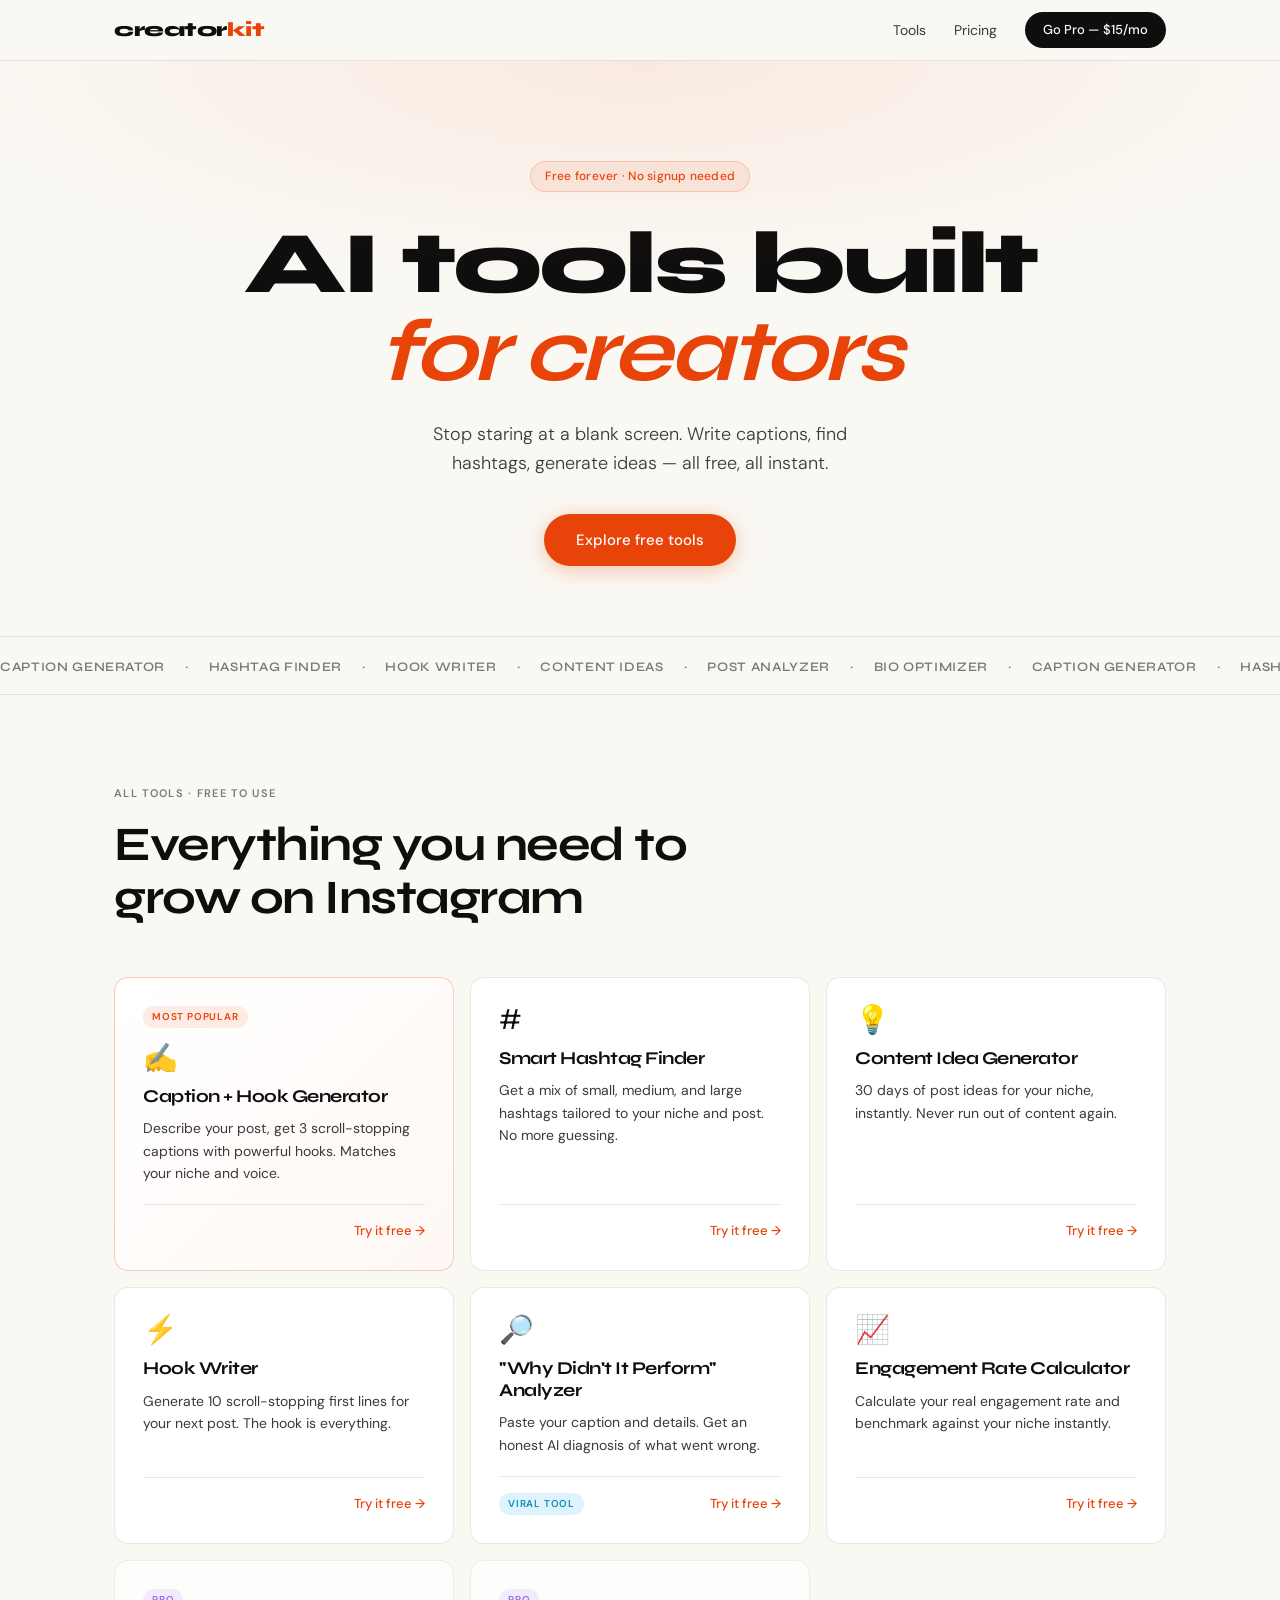
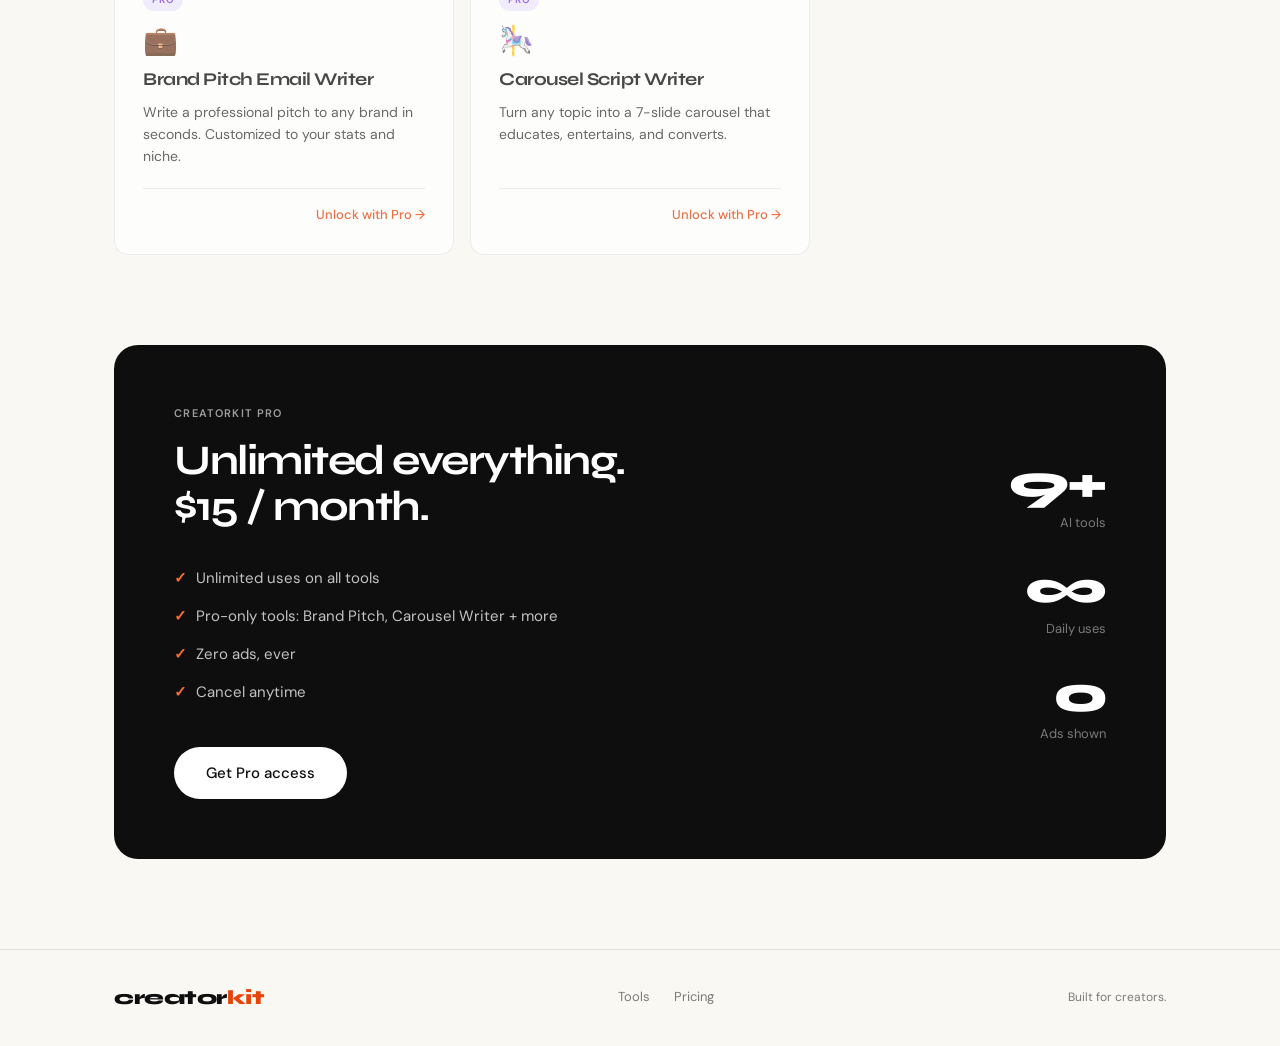
<file: index.html>
<!DOCTYPE html>
<html lang="en">
<head>
  <meta charset="UTF-8">
  <meta name="viewport" content="width=device-width, initial-scale=1.0">
  <title>CreatorKit — Free AI Tools for Instagram Influencers</title>
  <meta name="description" content="Free AI-powered tools for Instagram creators. Write better captions, find hashtags, generate post ideas, and grow your account faster.">
  <link rel="preconnect" href="https://fonts.googleapis.com">
  <link href="https://fonts.googleapis.com/css2?family=Syne:wght@400;600;700;800&family=DM+Sans:ital,wght@0,300;0,400;0,500;1,300&display=swap" rel="stylesheet">
  <link rel="stylesheet" href="css/main.css">
</head>
<body>
  <nav class="nav">
    <div class="nav-inner">
      <a href="index.html" class="logo">creator<span>kit</span></a>
      <div class="nav-links">
        <a href="#tools">Tools</a>
        <a href="pricing.html">Pricing</a>
        <a href="pricing.html" class="btn-nav">Go Pro — $15/mo</a>
      </div>
    </div>
  </nav>

  <header class="hero">
    <div class="hero-bg"></div>
    <div class="container">
      <div class="badge">Free forever · No signup needed</div>
      <h1>AI tools built<br><em>for creators</em></h1>
      <p class="hero-sub">Stop staring at a blank screen. Write captions, find hashtags, generate ideas — all free, all instant.</p>
      <a href="#tools" class="btn-primary">Explore free tools</a>
    </div>
    <div class="hero-ticker">
      <div class="ticker-track">
        <span>Caption Generator</span><span>·</span><span>Hashtag Finder</span><span>·</span>
        <span>Hook Writer</span><span>·</span><span>Content Ideas</span><span>·</span>
        <span>Post Analyzer</span><span>·</span><span>Bio Optimizer</span><span>·</span>
        <span>Caption Generator</span><span>·</span><span>Hashtag Finder</span><span>·</span>
        <span>Hook Writer</span><span>·</span><span>Content Ideas</span><span>·</span>
        <span>Post Analyzer</span><span>·</span><span>Bio Optimizer</span><span>·</span>
      </div>
    </div>
  </header>

  <section class="tools-section" id="tools">
    <div class="container">
      <div class="section-label">All tools · Free to use</div>
      <h2>Everything you need to<br>grow on Instagram</h2>
      <div class="tools-grid">

        <a href="tools/caption-generator.html" class="tool-card featured">
          <div class="tool-tag">Most popular</div>
          <div class="tool-icon">✍️</div>
          <h3>Caption + Hook Generator</h3>
          <p>Describe your post, get 3 scroll-stopping captions with powerful hooks. Matches your niche and voice.</p>
          <div class="tool-meta"><span class="tool-arrow">Try it free →</span></div>
        </a>

        <a href="tools/hashtag-generator.html" class="tool-card">
          <div class="tool-icon">#</div>
          <h3>Smart Hashtag Finder</h3>
          <p>Get a mix of small, medium, and large hashtags tailored to your niche and post. No more guessing.</p>
          <div class="tool-meta"><span class="tool-arrow">Try it free →</span></div>
        </a>

        <a href="tools/content-ideas.html" class="tool-card">
          <div class="tool-icon">💡</div>
          <h3>Content Idea Generator</h3>
          <p>30 days of post ideas for your niche, instantly. Never run out of content again.</p>
          <div class="tool-meta"><span class="tool-arrow">Try it free →</span></div>
        </a>

        <a href="tools/hook-writer.html" class="tool-card">
          <div class="tool-icon">⚡</div>
          <h3>Hook Writer</h3>
          <p>Generate 10 scroll-stopping first lines for your next post. The hook is everything.</p>
          <div class="tool-meta"><span class="tool-arrow">Try it free →</span></div>
        </a>

        <a href="tools/post-analyzer.html" class="tool-card">
          <div class="tool-icon">🔎</div>
          <h3>"Why Didn't It Perform" Analyzer</h3>
          <p>Paste your caption and details. Get an honest AI diagnosis of what went wrong.</p>
          <div class="tool-meta">
            <span class="tool-viral">Viral tool</span>
            <span class="tool-arrow">Try it free →</span>
          </div>
        </a>

        <a href="tools/engagement-calculator.html" class="tool-card">
          <div class="tool-icon">📈</div>
          <h3>Engagement Rate Calculator</h3>
          <p>Calculate your real engagement rate and benchmark against your niche instantly.</p>
          <div class="tool-meta"><span class="tool-arrow">Try it free →</span></div>
        </a>

        <a href="tools/brand-pitch.html" class="tool-card pro-locked">
          <div class="tool-tag pro">Pro</div>
          <div class="tool-icon">💼</div>
          <h3>Brand Pitch Email Writer</h3>
          <p>Write a professional pitch to any brand in seconds. Customized to your stats and niche.</p>
          <div class="tool-meta"><span class="tool-arrow">Unlock with Pro →</span></div>
        </a>

        <a href="tools/carousel-writer.html" class="tool-card pro-locked">
          <div class="tool-tag pro">Pro</div>
          <div class="tool-icon">🎠</div>
          <h3>Carousel Script Writer</h3>
          <p>Turn any topic into a 7-slide carousel that educates, entertains, and converts.</p>
          <div class="tool-meta"><span class="tool-arrow">Unlock with Pro →</span></div>
        </a>

      </div>
    </div>
  </section>

  <section class="pro-section">
    <div class="container">
      <div class="pro-card">
        <div class="pro-left">
          <div class="section-label light">CreatorKit Pro</div>
          <h2>Unlimited everything.<br>$15 / month.</h2>
          <ul class="pro-list">
            <li>Unlimited uses on all tools</li>
            <li>Pro-only tools: Brand Pitch, Carousel Writer + more</li>
            <li>Zero ads, ever</li>
            <li>Cancel anytime</li>
          </ul>
          <a href="pricing.html" class="btn-primary light">Get Pro access</a>
        </div>
        <div class="pro-right">
          <div class="pro-stat"><span class="pro-num">9+</span><span class="pro-label">AI tools</span></div>
          <div class="pro-stat"><span class="pro-num">∞</span><span class="pro-label">Daily uses</span></div>
          <div class="pro-stat"><span class="pro-num">0</span><span class="pro-label">Ads shown</span></div>
        </div>
      </div>
    </div>
  </section>

  <footer class="footer">
    <div class="container">
      <div class="footer-inner">
        <a href="index.html" class="logo">creator<span>kit</span></a>
        <div class="footer-links">
          <a href="#tools">Tools</a>
          <a href="pricing.html">Pricing</a>
        </div>
        <span class="footer-copy">Built for creators.</span>
      </div>
    </div>
  </footer>

  <script src="js/main.js"></script>
</body>
</html>
</file>
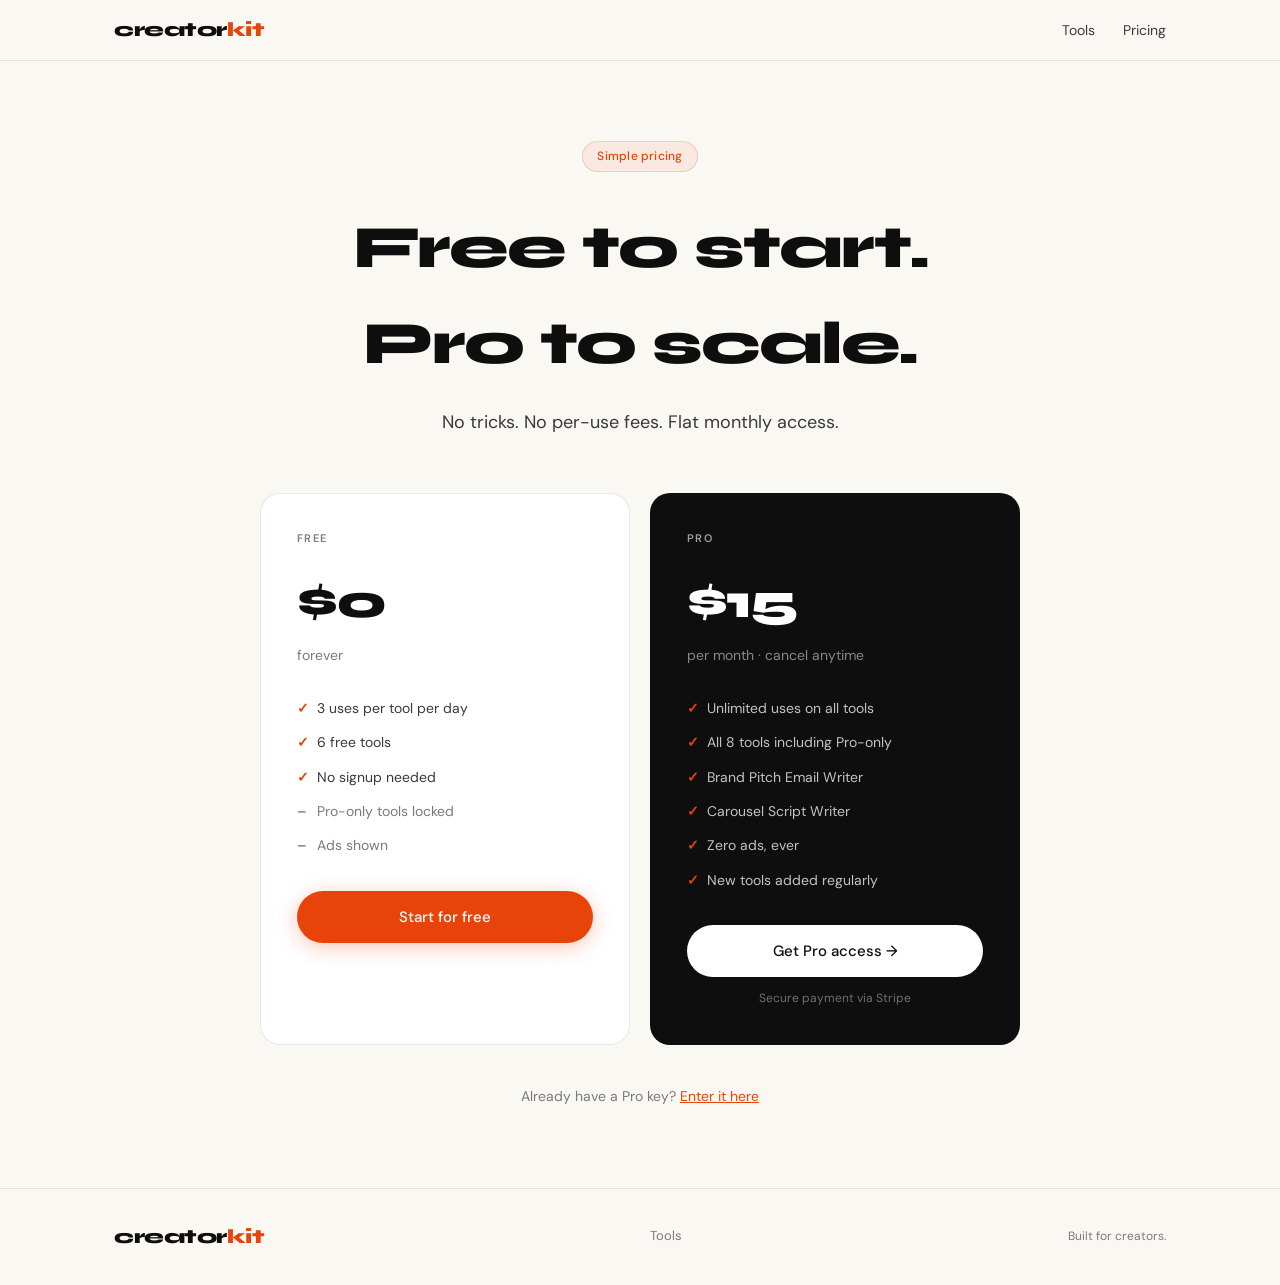
<file: pricing.html>
<!DOCTYPE html>
<html lang="en">
<head>
  <meta charset="UTF-8">
  <meta name="viewport" content="width=device-width, initial-scale=1.0">
  <title>Pricing — CreatorKit</title>
  <meta name="description" content="CreatorKit is free to start. Upgrade to Pro for $15/month for unlimited access to all AI creator tools.">
  <link rel="preconnect" href="https://fonts.googleapis.com">
  <link href="https://fonts.googleapis.com/css2?family=Syne:wght@400;600;700;800&family=DM+Sans:ital,wght@0,300;0,400;0,500;1,300&display=swap" rel="stylesheet">
  <link rel="stylesheet" href="css/main.css">
</head>
<body>
  <nav class="nav">
    <div class="nav-inner">
      <a href="index.html" class="logo">creator<span>kit</span></a>
      <div class="nav-links">
        <a href="index.html#tools">Tools</a>
        <a href="pricing.html">Pricing</a>
      </div>
    </div>
  </nav>

  <section class="pricing-section">
    <div class="container">
      <div class="badge">Simple pricing</div>
      <h1>Free to start.<br>Pro to scale.</h1>
      <p class="sub">No tricks. No per-use fees. Flat monthly access.</p>

      <div class="pricing-grid">
        <div class="pricing-card">
          <div class="section-label">Free</div>
          <div class="price">$0</div>
          <div class="price-period">forever</div>
          <ul class="pricing-features">
            <li>3 uses per tool per day</li>
            <li>6 free tools</li>
            <li>No signup needed</li>
            <li class="muted">Pro-only tools locked</li>
            <li class="muted">Ads shown</li>
          </ul>
          <a href="index.html#tools" class="btn-primary" style="display:block;text-align:center">Start for free</a>
        </div>

        <div class="pricing-card featured">
          <div class="section-label light">Pro</div>
          <div class="price">$15</div>
          <div class="price-period">per month · cancel anytime</div>
          <ul class="pricing-features">
            <li>Unlimited uses on all tools</li>
            <li>All 8 tools including Pro-only</li>
            <li>Brand Pitch Email Writer</li>
            <li>Carousel Script Writer</li>
            <li>Zero ads, ever</li>
            <li>New tools added regularly</li>
          </ul>
          <!-- Replace YOUR_STRIPE_LINK with your actual Stripe payment link -->
          <a href="https://buy.stripe.com/YOUR_STRIPE_LINK" class="btn-primary light" style="display:block;text-align:center">Get Pro access →</a>
          <p style="font-size:12px;color:rgba(255,255,255,0.4);margin-top:12px;text-align:center">Secure payment via Stripe</p>
        </div>
      </div>

      <div style="margin-top:40px;text-align:center">
        <p style="font-size:14px;color:var(--ink3)">Already have a Pro key? <a href="#" onclick="activatePro()" style="color:var(--accent)">Enter it here</a></p>
      </div>
    </div>
  </section>

  <footer class="footer">
    <div class="container">
      <div class="footer-inner">
        <a href="index.html" class="logo">creator<span>kit</span></a>
        <div class="footer-links"><a href="index.html#tools">Tools</a></div>
        <span class="footer-copy">Built for creators.</span>
      </div>
    </div>
  </footer>

  <script src="js/main.js"></script>
  <script>
    function activatePro() {
      var key = prompt('Enter your Pro key (from your Stripe receipt email):');
      if (key && key.length > 10) {
        localStorage.setItem('ck_pro_key', key);
        alert('Pro activated! You now have unlimited access.');
        window.location.href = 'index.html';
      }
    }
  </script>
</body>
</html>
</file>
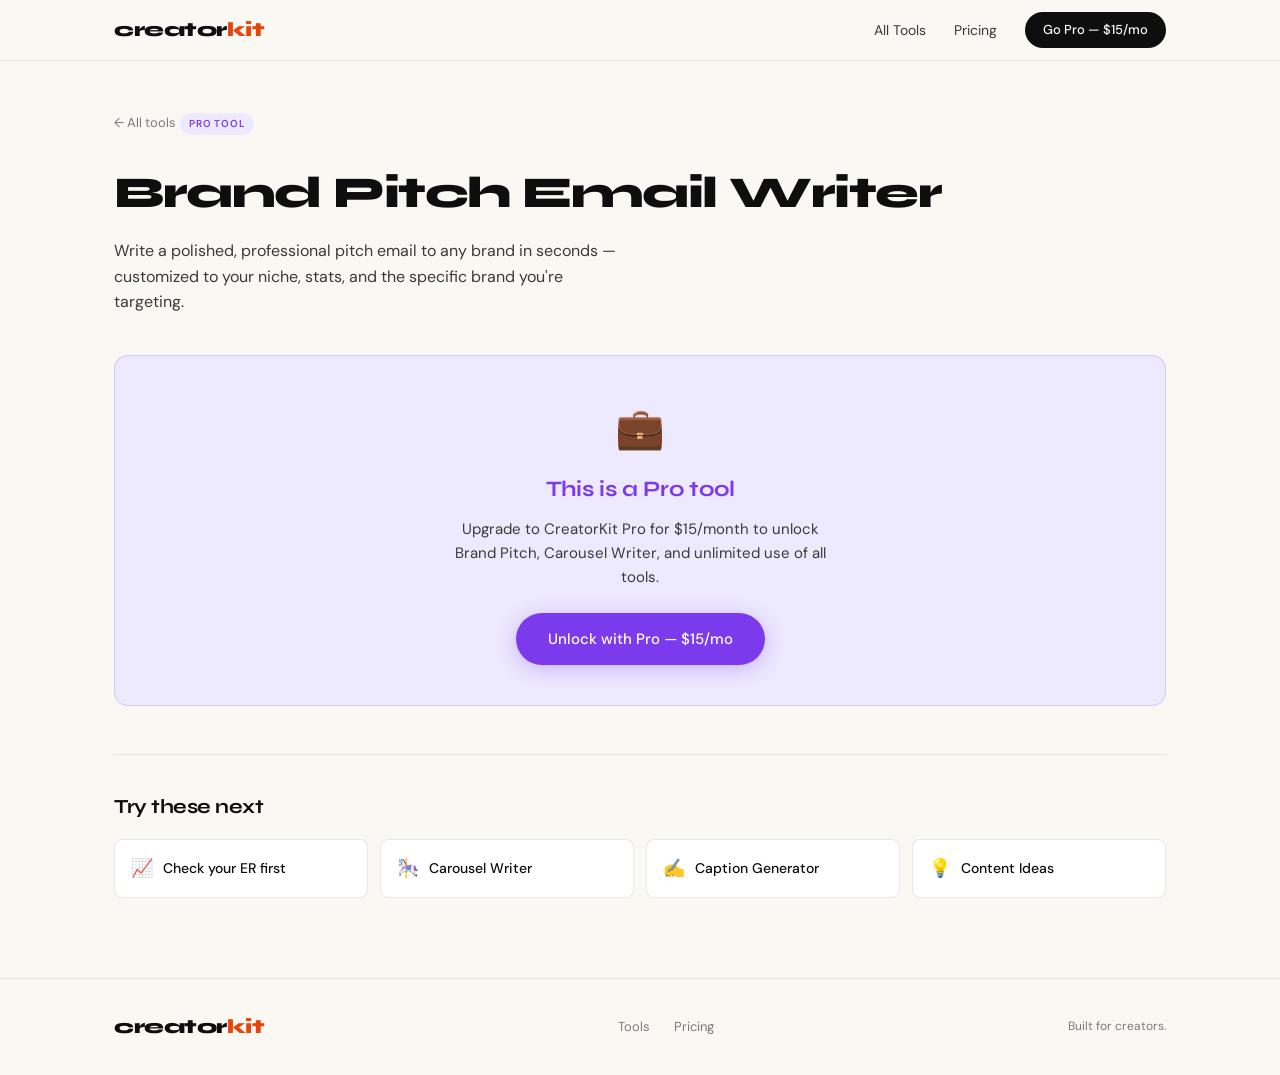
<file: tools/brand-pitch.html>
<!DOCTYPE html>
<html lang="en">
<head>
  <meta charset="UTF-8">
  <meta name="viewport" content="width=device-width, initial-scale=1.0">
  <title>Brand Pitch Email Writer — CreatorKit Pro</title>
  <meta name="description" content="Write a professional brand pitch email in seconds. AI-powered and customized to your stats. CreatorKit Pro.">
  <link rel="preconnect" href="https://fonts.googleapis.com">
  <link href="https://fonts.googleapis.com/css2?family=Syne:wght@400;600;700;800&family=DM+Sans:ital,wght@0,300;0,400;0,500;1,300&display=swap" rel="stylesheet">
  <link rel="stylesheet" href="../css/main.css">
</head>
<body>
  <nav class="nav">
    <div class="nav-inner">
      <a href="../index.html" class="logo">creator<span>kit</span></a>
      <div class="nav-links">
        <a href="../index.html#tools">All Tools</a>
        <a href="../pricing.html">Pricing</a>
        <a href="../pricing.html" class="btn-nav">Go Pro — $15/mo</a>
      </div>
    </div>
  </nav>

  <main class="tool-page">
    <div class="container">
      <div class="tool-page-header">
        <a href="../index.html" class="back-link">← All tools</a>
        <div class="tool-tag pro">Pro tool</div>
        <h1>Brand Pitch Email Writer</h1>
        <p>Write a polished, professional pitch email to any brand in seconds — customized to your niche, stats, and the specific brand you're targeting.</p>
      </div>

      <div id="proGate" style="display:none;background:var(--pro-light);border:1px solid rgba(124,58,237,0.2);border-radius:var(--r);padding:40px;text-align:center;margin-bottom:32px">
        <div style="font-size:40px;margin-bottom:12px">💼</div>
        <h3 style="font-family:'Syne',sans-serif;font-size:22px;font-weight:700;margin-bottom:10px;color:var(--pro)">This is a Pro tool</h3>
        <p style="font-size:15px;color:var(--ink2);margin-bottom:24px;max-width:400px;margin-left:auto;margin-right:auto">Upgrade to CreatorKit Pro for $15/month to unlock Brand Pitch, Carousel Writer, and unlimited use of all tools.</p>
        <a href="../pricing.html" class="btn-primary" style="background:var(--pro);box-shadow:0 4px 20px rgba(124,58,237,0.3)">Unlock with Pro — $15/mo</a>
      </div>

      <div id="toolContent">
        <div class="tool-ui">
          <div class="tool-input-panel">
            <div class="panel-label">Your details</div>
            <div class="field">
              <label for="yourName">Your name / handle</label>
              <input type="text" id="yourName" placeholder="e.g. Sarah or @sarahfitlife">
            </div>
            <div class="field">
              <label for="niche">Your niche</label>
              <select id="niche">
                <option value="lifestyle">Lifestyle</option>
                <option value="fitness & wellness">Fitness &amp; wellness</option>
                <option value="fashion & style">Fashion &amp; style</option>
                <option value="food & cooking">Food &amp; cooking</option>
                <option value="travel">Travel</option>
                <option value="beauty & skincare">Beauty &amp; skincare</option>
                <option value="business & entrepreneurship">Business &amp; entrepreneurship</option>
                <option value="tech & gadgets">Tech &amp; gadgets</option>
                <option value="parenting & family">Parenting &amp; family</option>
                <option value="mental health">Mental health</option>
                <option value="personal finance">Personal finance</option>
              </select>
            </div>
            <div class="field">
              <label for="followers">Your follower count</label>
              <input type="text" id="followers" placeholder="e.g. 24,500">
            </div>
            <div class="field">
              <label for="er">Your average engagement rate</label>
              <input type="text" id="er" placeholder="e.g. 4.2%">
            </div>
            <div class="field">
              <label for="brandName">Brand you're pitching</label>
              <input type="text" id="brandName" placeholder="e.g. Glossier, Nike, a local skincare brand">
            </div>
            <div class="field">
              <label for="brandProduct">Their product you want to feature</label>
              <input type="text" id="brandProduct" placeholder="e.g. Their new SPF moisturizer range">
            </div>
            <div class="field">
              <label for="deliverables">What you're offering</label>
              <select id="deliverables">
                <option value="1 Instagram post + 3 stories">1 post + 3 stories</option>
                <option value="2 Instagram posts + 5 stories">2 posts + 5 stories</option>
                <option value="1 Instagram Reel">1 Reel</option>
                <option value="1 Instagram Reel + 3 stories">1 Reel + 3 stories</option>
                <option value="a dedicated story series (5 stories)">Story series (5 stories)</option>
                <option value="a full campaign (posts + reels + stories)">Full campaign package</option>
              </select>
            </div>
            <div class="field">
              <label for="tone">Email tone</label>
              <select id="tone">
                <option value="professional and confident">Professional &amp; confident</option>
                <option value="warm and personable">Warm &amp; personable</option>
                <option value="brief and direct">Brief &amp; direct</option>
              </select>
            </div>
            <div class="uses-counter" id="usesCounter">Loading...</div>
            <button class="btn-generate" id="generateBtn" onclick="generate()">Write my pitch email</button>
            <div class="limit-banner" id="limitBanner">
              You've used all 3 free generations today. <a href="../pricing.html">Upgrade to Pro</a> for unlimited use.
            </div>
          </div>
          <div class="tool-output-panel">
            <div class="panel-label">Your pitch email</div>
            <div id="outputArea">
              <div class="output-empty">
                <div class="output-icon">💼</div>
                <p>Your professional pitch email<br>will appear here, ready to send.</p>
              </div>
            </div>
          </div>
        </div>
      </div>

      <div class="next-tools">
        <h3>Try these next</h3>
        <div class="next-tools-grid">
          <a href="engagement-calculator.html" class="next-tool-link"><span class="nt-icon">📈</span> Check your ER first</a>
          <a href="carousel-writer.html" class="next-tool-link"><span class="nt-icon">🎠</span> Carousel Writer</a>
          <a href="caption-generator.html" class="next-tool-link"><span class="nt-icon">✍️</span> Caption Generator</a>
          <a href="content-ideas.html" class="next-tool-link"><span class="nt-icon">💡</span> Content Ideas</a>
        </div>
      </div>
    </div>
  </main>

  <footer class="footer">
    <div class="container">
      <div class="footer-inner">
        <a href="../index.html" class="logo">creator<span>kit</span></a>
        <div class="footer-links"><a href="../index.html#tools">Tools</a><a href="../pricing.html">Pricing</a></div>
        <span class="footer-copy">Built for creators.</span>
      </div>
    </div>
  </footer>

  <script src="../js/main.js"></script>
  <script>
    var TOOL_NAME = 'brand-pitch';
    document.addEventListener('DOMContentLoaded', function() {
      if (!CreatorKit.isPro()) {
        document.getElementById('proGate').style.display = 'block';
        document.getElementById('toolContent').style.display = 'none';
      } else {
        CreatorKit.updateUsesDisplay(TOOL_NAME); checkLimit();
      }
    });
    function checkLimit() {
      var btn = document.getElementById('generateBtn'), banner = document.getElementById('limitBanner');
      if (!CreatorKit.isPro() && CreatorKit.getUsesLeft(TOOL_NAME) === 0) { btn.disabled = true; banner.style.display = 'block'; }
    }
    async function generate() {
      var yourName = document.getElementById('yourName').value.trim() || 'a content creator';
      var niche = document.getElementById('niche').value;
      var followers = document.getElementById('followers').value.trim();
      var er = document.getElementById('er').value.trim();
      var brandName = document.getElementById('brandName').value.trim();
      var brandProduct = document.getElementById('brandProduct').value.trim();
      var deliverables = document.getElementById('deliverables').value;
      var tone = document.getElementById('tone').value;
      if (!brandName) { alert("Please enter the brand name you're pitching."); return; }
      var btn = document.getElementById('generateBtn'), outputArea = document.getElementById('outputArea');
      btn.disabled = true; btn.textContent = 'Writing your pitch...';
      outputArea.innerHTML = '<div class="loading-bar"></div>';
      var prompt = 'You are an expert influencer marketing consultant who writes pitch emails that actually get responses.\n\nWrite a ' + tone + ' pitch email from an Instagram creator to a brand.\n\nCreator: ' + yourName + '\nNiche: ' + niche + '\nFollowers: ' + (followers || 'a strong following') + '\n' + (er ? 'Engagement rate: ' + er + '\n' : '') + 'Brand: ' + brandName + '\nProduct: ' + (brandProduct || 'their products') + '\nDeliverables: ' + deliverables + '\n\nWrite a complete pitch including subject line, opening showing brand knowledge, creator intro with stats, audience alignment, deliverables, confident close.\n\nRules:\n- Under 250 words\n- Lead with value to the brand\n- Be specific, not generic\n- No clichés like "I would love to collaborate"\n\nFormat:\n\nSUBJECT: [subject line]\n\n[email body]';
      try {
        var result = await CreatorKit.callAI(prompt);
        if (!CreatorKit.isPro()) { CreatorKit.recordUse(TOOL_NAME); CreatorKit.updateUsesDisplay(TOOL_NAME); }
        outputArea.innerHTML = '';
        var lines = result.split('\n');
        var subject = '', bodyLines = [], pastSubject = false;
        lines.forEach(function(line) {
          if (line.trim().startsWith('SUBJECT:')) { subject = line.replace('SUBJECT:','').trim(); pastSubject = true; }
          else if (pastSubject) { bodyLines.push(line); }
        });
        var body = bodyLines.join('\n').trim() || result;
        var d = document.createElement('div'); d.className = 'result-item';
        d.innerHTML = (subject ? '<div style="background:var(--cream);border:1px solid var(--border-med);border-radius:var(--r-sm);padding:10px 14px;margin-bottom:14px"><div style="font-size:11px;font-weight:600;color:var(--ink3);text-transform:uppercase;letter-spacing:.08em">Subject line</div><div style="font-size:14px;font-weight:500;margin-top:4px">'+subject+'</div><button class="copy-btn" style="position:static;margin-top:6px;display:inline-block" onclick="CreatorKit.copyText(\''+subject.replace(/'/g,"\\'")+'\'  , this)">Copy subject</button></div>' : '')
          + '<div class="result-label">Email body</div><div class="result-text" style="white-space:pre-wrap">'+body+'</div><button class="copy-btn" onclick="CreatorKit.copyText(this.previousElementSibling.textContent, this)">Copy email</button>';
        outputArea.appendChild(d);
      } catch(err) {
        outputArea.innerHTML = '<div style="color:red;font-size:14px;padding:16px">Error: ' + err.message + '</div>';
      } finally { btn.disabled = false; btn.textContent = 'Write my pitch email'; checkLimit(); }
    }
  </script>
</body>
</html>
</file>
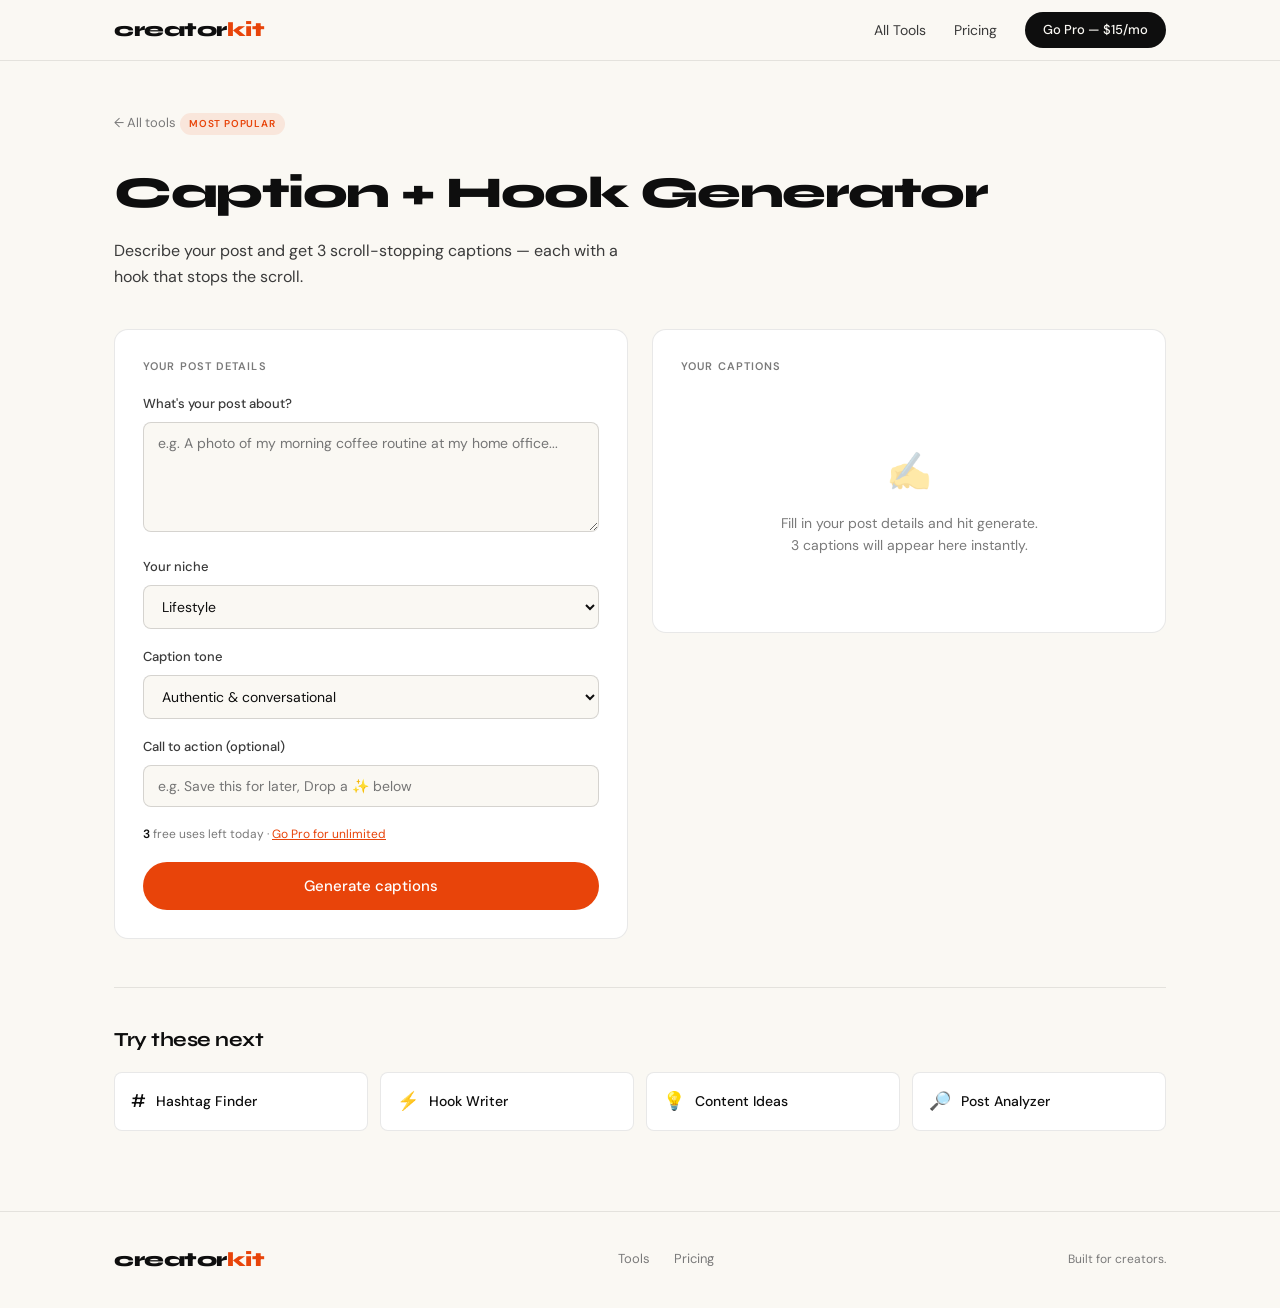
<file: tools/caption-generator.html>
<!DOCTYPE html>
<html lang="en">
<head>
  <meta charset="UTF-8">
  <meta name="viewport" content="width=device-width, initial-scale=1.0">
  <title>Free Instagram Caption Generator — CreatorKit</title>
  <meta name="description" content="Generate 3 scroll-stopping Instagram captions with hooks for free. AI-powered, instant, no signup.">
  <link rel="preconnect" href="https://fonts.googleapis.com">
  <link href="https://fonts.googleapis.com/css2?family=Syne:wght@400;600;700;800&family=DM+Sans:ital,wght@0,300;0,400;0,500;1,300&display=swap" rel="stylesheet">
  <link rel="stylesheet" href="../css/main.css">
</head>
<body>
  <nav class="nav">
    <div class="nav-inner">
      <a href="../index.html" class="logo">creator<span>kit</span></a>
      <div class="nav-links">
        <a href="../index.html#tools">All Tools</a>
        <a href="../pricing.html">Pricing</a>
        <a href="../pricing.html" class="btn-nav">Go Pro — $15/mo</a>
      </div>
    </div>
  </nav>
  <main class="tool-page">
    <div class="container">
      <div class="tool-page-header">
        <a href="../index.html" class="back-link">← All tools</a>
        <div class="tool-tag">Most popular</div>
        <h1>Caption + Hook Generator</h1>
        <p>Describe your post and get 3 scroll-stopping captions — each with a hook that stops the scroll.</p>
      </div>
      <div class="tool-ui">
        <div class="tool-input-panel">
          <div class="panel-label">Your post details</div>
          <div class="field">
            <label for="postDesc">What's your post about?</label>
            <textarea id="postDesc" placeholder="e.g. A photo of my morning coffee routine at my home office..." rows="4"></textarea>
          </div>
          <div class="field">
            <label for="niche">Your niche</label>
            <select id="niche">              <option value="lifestyle">Lifestyle</option>
              <option value="fitness">Fitness &amp; wellness</option>
              <option value="fashion">Fashion &amp; style</option>
              <option value="food">Food &amp; cooking</option>
              <option value="travel">Travel</option>
              <option value="beauty">Beauty &amp; skincare</option>
              <option value="business">Business &amp; entrepreneurship</option>
              <option value="tech">Tech &amp; gadgets</option>
              <option value="parenting">Parenting &amp; family</option>
              <option value="mental health">Mental health &amp; self-care</option>
              <option value="finance">Personal finance</option>
              <option value="photography">Photography</option></select>
          </div>
          <div class="field">
            <label for="tone">Caption tone</label>
            <select id="tone">
              <option value="authentic and conversational">Authentic &amp; conversational</option>
              <option value="motivational and inspiring">Motivational &amp; inspiring</option>
              <option value="witty and humorous">Witty &amp; humorous</option>
              <option value="educational and informative">Educational &amp; informative</option>
              <option value="vulnerable and personal">Vulnerable &amp; personal</option>
              <option value="professional and polished">Professional &amp; polished</option>
            </select>
          </div>
          <div class="field">
            <label for="cta">Call to action (optional)</label>
            <input type="text" id="cta" placeholder="e.g. Save this for later, Drop a ✨ below">
          </div>
                    <div class="uses-counter" id="usesCounter">Loading...</div>
          <button class="btn-generate" id="generateBtn" onclick="generate()">Generate captions</button>
          <div class="limit-banner" id="limitBanner">
            You've used all 3 free generations today. <a href="../pricing.html">Upgrade to Pro</a> for unlimited use.
          </div>
        </div>
        <div class="tool-output-panel">
          <div class="panel-label">Your captions</div>
          <div id="outputArea">
            <div class="output-empty">
              <div class="output-icon">✍️</div>
              <p>Fill in your post details and hit generate.<br>3 captions will appear here instantly.</p>
            </div>
          </div>
        </div>
      </div>
            <div class="next-tools">
        <h3>Try these next</h3>
        <div class="next-tools-grid">
        <a href="hashtag-generator.html" class="next-tool-link"><span class="nt-icon">#</span> Hashtag Finder</a>
        <a href="hook-writer.html" class="next-tool-link"><span class="nt-icon">⚡</span> Hook Writer</a>
        <a href="content-ideas.html" class="next-tool-link"><span class="nt-icon">💡</span> Content Ideas</a>
        <a href="post-analyzer.html" class="next-tool-link"><span class="nt-icon">🔎</span> Post Analyzer</a>
        </div>
      </div>
    </div>
  </main>
  <footer class="footer">
    <div class="container">
      <div class="footer-inner">
        <a href="../index.html" class="logo">creator<span>kit</span></a>
        <div class="footer-links">
          <a href="../index.html#tools">Tools</a>
          <a href="../pricing.html">Pricing</a>
        </div>
        <span class="footer-copy">Built for creators.</span>
      </div>
    </div>
  </footer>
  <script src="../js/main.js"></script>
  <script>
    var TOOL_NAME = 'caption-generator';
    document.addEventListener('DOMContentLoaded', function() {
      CreatorKit.updateUsesDisplay(TOOL_NAME); checkLimit();
    });
        function checkLimit() {
      var btn = document.getElementById('generateBtn');
      var banner = document.getElementById('limitBanner');
      if (!CreatorKit.isPro() && CreatorKit.getUsesLeft(TOOL_NAME) === 0) {
        btn.disabled = true; banner.style.display = 'block';
      }
    }
    async function generate() {
      var postDesc = document.getElementById('postDesc').value.trim();
      if (!postDesc) { alert('Please describe your post first.'); return; }
      var niche = document.getElementById('niche').value;
      var tone = document.getElementById('tone').value;
      var cta = document.getElementById('cta').value.trim();
      var btn = document.getElementById('generateBtn');
      var outputArea = document.getElementById('outputArea');
      btn.disabled = true; btn.textContent = 'Generating...';
      outputArea.innerHTML = '<div class="loading-bar"></div>';
      var prompt = 'You are an expert Instagram content creator specializing in the ' + niche + ' niche.\n\nWrite exactly 3 Instagram captions for the following post. Each caption must:\n1. Start with a powerful hook (first line that stops the scroll)\n2. Be written in a ' + tone + ' tone\n3. Be between 100-200 words\n' + (cta ? '4. End with this call to action: "' + cta + '"\n' : '') + '\nPost description: ' + postDesc + '\n\nFormat EXACTLY like this:\n\nCAPTION 1\n[caption text]\n\nCAPTION 2\n[caption text]\n\nCAPTION 3\n[caption text]';
      try {
        var result = await CreatorKit.callAI(prompt);
        if (!CreatorKit.isPro()) { CreatorKit.recordUse(TOOL_NAME); CreatorKit.updateUsesDisplay(TOOL_NAME); }
        var parts = result.split(/CAPTION \d+/i).filter(function(p) { return p.trim(); });
        outputArea.innerHTML = '';
        parts.forEach(function(text, i) {
          var d = document.createElement('div'); d.className = 'result-item'; d.style.animationDelay = (i*0.07)+'s';
          d.innerHTML = '<div class="result-label">Caption ' + (i+1) + '</div><div class="result-text">' + text.trim() + '</div><button class="copy-btn" onclick="CreatorKit.copyText(this.previousElementSibling.textContent, this)">Copy</button>';
          outputArea.appendChild(d);
        });
      } catch(err) {
        outputArea.innerHTML = '<div style="color:red;font-size:14px;padding:16px">Error: ' + err.message + '</div>';
      } finally { btn.disabled = false; btn.textContent = 'Generate captions'; checkLimit(); }
    }
  </script>
</body>
</html>
</file>
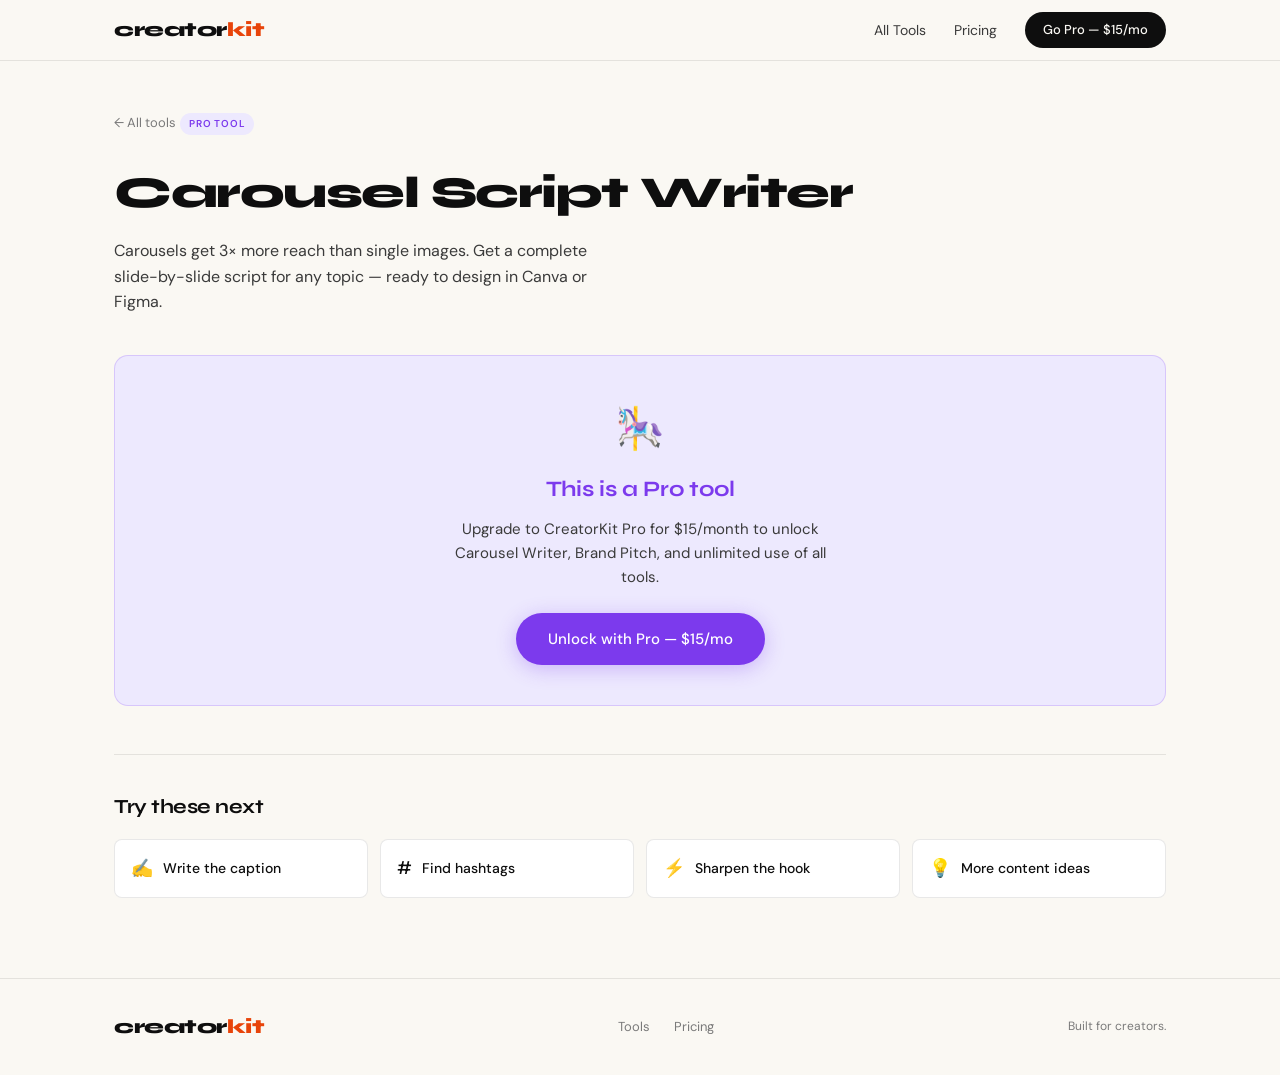
<file: tools/carousel-writer.html>
<!DOCTYPE html>
<html lang="en">
<head>
  <meta charset="UTF-8">
  <meta name="viewport" content="width=device-width, initial-scale=1.0">
  <title>Instagram Carousel Script Writer — CreatorKit Pro</title>
  <meta name="description" content="Turn any topic into a compelling Instagram carousel script. Slide-by-slide, ready to design. CreatorKit Pro.">
  <link rel="preconnect" href="https://fonts.googleapis.com">
  <link href="https://fonts.googleapis.com/css2?family=Syne:wght@400;600;700;800&family=DM+Sans:ital,wght@0,300;0,400;0,500;1,300&display=swap" rel="stylesheet">
  <link rel="stylesheet" href="../css/main.css">
  <style>
    .slide-card { background: var(--cream); border: 1px solid var(--border); border-radius: var(--r-sm); padding: 18px; margin-bottom: 10px; position: relative; animation: fadeUp 0.3s ease forwards; opacity: 0; }
    .slide-num { display:inline-flex;align-items:center;justify-content:center;width:26px;height:26px;border-radius:50%;background:var(--accent);color:white;font-size:11px;font-weight:700;margin-right:8px;flex-shrink:0; }
  </style>
</head>
<body>
  <nav class="nav">
    <div class="nav-inner">
      <a href="../index.html" class="logo">creator<span>kit</span></a>
      <div class="nav-links">
        <a href="../index.html#tools">All Tools</a>
        <a href="../pricing.html">Pricing</a>
        <a href="../pricing.html" class="btn-nav">Go Pro — $15/mo</a>
      </div>
    </div>
  </nav>

  <main class="tool-page">
    <div class="container">
      <div class="tool-page-header">
        <a href="../index.html" class="back-link">← All tools</a>
        <div class="tool-tag pro">Pro tool</div>
        <h1>Carousel Script Writer</h1>
        <p>Carousels get 3× more reach than single images. Get a complete slide-by-slide script for any topic — ready to design in Canva or Figma.</p>
      </div>

      <div id="proGate" style="display:none;background:var(--pro-light);border:1px solid rgba(124,58,237,0.2);border-radius:var(--r);padding:40px;text-align:center;margin-bottom:32px">
        <div style="font-size:40px;margin-bottom:12px">🎠</div>
        <h3 style="font-family:'Syne',sans-serif;font-size:22px;font-weight:700;margin-bottom:10px;color:var(--pro)">This is a Pro tool</h3>
        <p style="font-size:15px;color:var(--ink2);margin-bottom:24px;max-width:400px;margin-left:auto;margin-right:auto">Upgrade to CreatorKit Pro for $15/month to unlock Carousel Writer, Brand Pitch, and unlimited use of all tools.</p>
        <a href="../pricing.html" class="btn-primary" style="background:var(--pro);box-shadow:0 4px 20px rgba(124,58,237,0.3)">Unlock with Pro — $15/mo</a>
      </div>

      <div id="toolContent">
        <div class="tool-ui">
          <div class="tool-input-panel">
            <div class="panel-label">Your carousel details</div>
            <div class="field">
              <label for="topic">What is your carousel about?</label>
              <textarea id="topic" placeholder="e.g. 5 morning habits that completely changed my energy levels and productivity..." rows="3"></textarea>
            </div>
            <div class="field">
              <label for="niche">Your niche</label>
              <select id="niche">
                <option value="lifestyle">Lifestyle</option>
                <option value="fitness & wellness">Fitness &amp; wellness</option>
                <option value="fashion & style">Fashion &amp; style</option>
                <option value="food & cooking">Food &amp; cooking</option>
                <option value="travel">Travel</option>
                <option value="beauty & skincare">Beauty &amp; skincare</option>
                <option value="business & entrepreneurship">Business &amp; entrepreneurship</option>
                <option value="tech & gadgets">Tech &amp; gadgets</option>
                <option value="parenting & family">Parenting &amp; family</option>
                <option value="mental health">Mental health</option>
                <option value="personal finance">Personal finance</option>
              </select>
            </div>
            <div class="field">
              <label for="slideCount">Number of slides</label>
              <select id="slideCount">
                <option value="5">5 slides (quick &amp; punchy)</option>
                <option value="7" selected>7 slides (recommended)</option>
                <option value="10">10 slides (comprehensive)</option>
              </select>
            </div>
            <div class="field">
              <label for="goal">Carousel goal</label>
              <select id="goal">
                <option value="educate and add value">Educate &amp; add value</option>
                <option value="tell a personal story with lessons">Personal story with lessons</option>
                <option value="share tips or hacks">Tips / hacks list</option>
                <option value="bust common myths">Myth-busting</option>
                <option value="walk through a step-by-step tutorial">Step-by-step tutorial</option>
              </select>
            </div>
            <div class="field">
              <label for="audience">Target audience (optional)</label>
              <input type="text" id="audience" placeholder="e.g. Busy parents trying to stay healthy">
            </div>
            <div class="uses-counter" id="usesCounter">Loading...</div>
            <button class="btn-generate" id="generateBtn" onclick="generate()">Write carousel script</button>
            <div class="limit-banner" id="limitBanner">
              You've used all 3 free generations today. <a href="../pricing.html">Upgrade to Pro</a> for unlimited use.
            </div>
          </div>
          <div class="tool-output-panel">
            <div class="panel-label">Your carousel script</div>
            <div id="outputArea">
              <div class="output-empty">
                <div class="output-icon">🎠</div>
                <p>Your slide-by-slide script will appear here,<br>ready to design in Canva or Figma.</p>
              </div>
            </div>
          </div>
        </div>
      </div>

      <div class="next-tools">
        <h3>Try these next</h3>
        <div class="next-tools-grid">
          <a href="caption-generator.html" class="next-tool-link"><span class="nt-icon">✍️</span> Write the caption</a>
          <a href="hashtag-generator.html" class="next-tool-link"><span class="nt-icon">#</span> Find hashtags</a>
          <a href="hook-writer.html" class="next-tool-link"><span class="nt-icon">⚡</span> Sharpen the hook</a>
          <a href="content-ideas.html" class="next-tool-link"><span class="nt-icon">💡</span> More content ideas</a>
        </div>
      </div>
    </div>
  </main>

  <footer class="footer">
    <div class="container">
      <div class="footer-inner">
        <a href="../index.html" class="logo">creator<span>kit</span></a>
        <div class="footer-links"><a href="../index.html#tools">Tools</a><a href="../pricing.html">Pricing</a></div>
        <span class="footer-copy">Built for creators.</span>
      </div>
    </div>
  </footer>

  <script src="../js/main.js"></script>
  <script>
    var TOOL_NAME = 'carousel-writer';
    document.addEventListener('DOMContentLoaded', function() {
      if (!CreatorKit.isPro()) {
        document.getElementById('proGate').style.display = 'block';
        document.getElementById('toolContent').style.display = 'none';
      } else {
        CreatorKit.updateUsesDisplay(TOOL_NAME); checkLimit();
      }
    });
    function checkLimit() {
      var btn = document.getElementById('generateBtn'), banner = document.getElementById('limitBanner');
      if (!CreatorKit.isPro() && CreatorKit.getUsesLeft(TOOL_NAME) === 0) { btn.disabled = true; banner.style.display = 'block'; }
    }
    async function generate() {
      var topic = document.getElementById('topic').value.trim();
      if (!topic) { alert('Please describe your carousel topic first.'); return; }
      var niche = document.getElementById('niche').value;
      var slideCount = document.getElementById('slideCount').value;
      var goal = document.getElementById('goal').value;
      var audience = document.getElementById('audience').value.trim();
      var btn = document.getElementById('generateBtn'), outputArea = document.getElementById('outputArea');
      btn.disabled = true; btn.textContent = 'Writing script...';
      outputArea.innerHTML = '<div class="loading-bar"></div>';
      var lastSlide = parseInt(slideCount);
      var prompt = 'You are an expert Instagram carousel creator.\n\nWrite a complete ' + slideCount + '-slide Instagram carousel script.\n\nTopic: ' + topic + '\nNiche: ' + niche + '\nGoal: ' + goal + '\n' + (audience ? 'Audience: ' + audience + '\n' : '') + '\nStructure:\n- Slide 1 (COVER): Bold curiosity-driving title. Most important slide.\n- Slides 2–' + (lastSlide-1) + ': One clear point per slide, short and punchy.\n- Slide ' + lastSlide + ' (CTA): Strong call to action.\n\nFor each slide provide:\n- HEADLINE (5-8 words max)\n- BODY (2-4 short sentences)\n- DESIGN NOTE (brief visual tip)\n\nFormat EXACTLY:\n\nSLIDE 1 — COVER\nHeadline: [text]\nBody: [text]\nDesign note: [tip]\n\nSLIDE 2\nHeadline: [text]\nBody: [text]\nDesign note: [tip]\n\n...(continue for all ' + slideCount + ' slides)\n\nCAPTION\n[80-120 word caption with hook and CTA to swipe]';
      try {
        var result = await CreatorKit.callAI(prompt);
        if (!CreatorKit.isPro()) { CreatorKit.recordUse(TOOL_NAME); CreatorKit.updateUsesDisplay(TOOL_NAME); }
        outputArea.innerHTML = '';
        var slides = [], currentSlide = null, captionText = '', inCaption = false;
        result.split('\n').map(function(l){return l.trim();}).filter(Boolean).forEach(function(line) {
          if (/^SLIDE \d+/i.test(line)) {
            if (currentSlide) slides.push(currentSlide);
            currentSlide = {title:line, headline:'', body:'', design:''};
            inCaption = false;
          } else if (/^CAPTION$/i.test(line)) {
            if (currentSlide) slides.push(currentSlide);
            currentSlide = null; inCaption = true;
          } else if (currentSlide) {
            if (/^Headline:/i.test(line)) currentSlide.headline = line.replace(/^Headline:/i,'').trim();
            else if (/^Body:/i.test(line)) currentSlide.body = line.replace(/^Body:/i,'').trim();
            else if (/^Design note:/i.test(line)) currentSlide.design = line.replace(/^Design note:/i,'').trim();
          } else if (inCaption) { captionText += (captionText ? '\n' : '') + line; }
        });
        slides.forEach(function(slide, i) {
          var d = document.createElement('div'); d.className = 'slide-card'; d.style.animationDelay = (i*0.06)+'s';
          var slideType = i===0 ? 'Cover' : i===slides.length-1 ? 'CTA' : 'Slide '+(i+1);
          d.innerHTML = '<div style="display:flex;align-items:center;margin-bottom:10px"><div class="slide-num">'+(i+1)+'</div><span style="font-size:11px;font-weight:600;color:var(--ink3);text-transform:uppercase;letter-spacing:.06em">'+slideType+'</span></div>'
            + (slide.headline ? '<div style="font-size:13px;font-weight:600;color:var(--ink);margin-bottom:6px">Headline: "'+slide.headline+'"</div>' : '')
            + (slide.body ? '<div style="font-size:13px;color:var(--ink2);line-height:1.6;margin-bottom:6px">'+slide.body+'</div>' : '')
            + (slide.design ? '<div style="font-size:11px;color:var(--ink3);font-style:italic">Design: '+slide.design+'</div>' : '')
            + '<button class="copy-btn" onclick="CreatorKit.copyText(\'' + (slide.headline+' '+slide.body).replace(/'/g,"\\'") + '\', this)">Copy</button>';
          outputArea.appendChild(d);
        });
        if (captionText) {
          var cd = document.createElement('div'); cd.className = 'result-item'; cd.style.animationDelay = (slides.length*0.06)+'s';
          cd.innerHTML = '<div class="result-label">Caption for this carousel</div><div class="result-text">'+captionText+'</div><button class="copy-btn" onclick="CreatorKit.copyText(this.previousElementSibling.textContent, this)">Copy caption</button>';
          outputArea.appendChild(cd);
        }
        var allText = slides.map(function(s,i){return 'SLIDE '+(i+1)+':\nHeadline: '+s.headline+'\n'+s.body;}).join('\n\n') + (captionText ? '\n\nCAPTION:\n'+captionText : '');
        var copyDiv = document.createElement('div'); copyDiv.style = 'text-align:center;margin-top:8px';
        copyDiv.innerHTML = '<button class="btn-generate" style="max-width:260px;margin:0 auto" onclick="CreatorKit.copyText(this.dataset.text, this)" data-text="">Copy entire script</button>';
        copyDiv.querySelector('button').dataset.text = allText;
        outputArea.appendChild(copyDiv);
      } catch(err) {
        outputArea.innerHTML = '<div style="color:red;font-size:14px;padding:16px">Error: ' + err.message + '</div>';
      } finally { btn.disabled = false; btn.textContent = 'Write carousel script'; checkLimit(); }
    }
  </script>
</body>
</html>
</file>
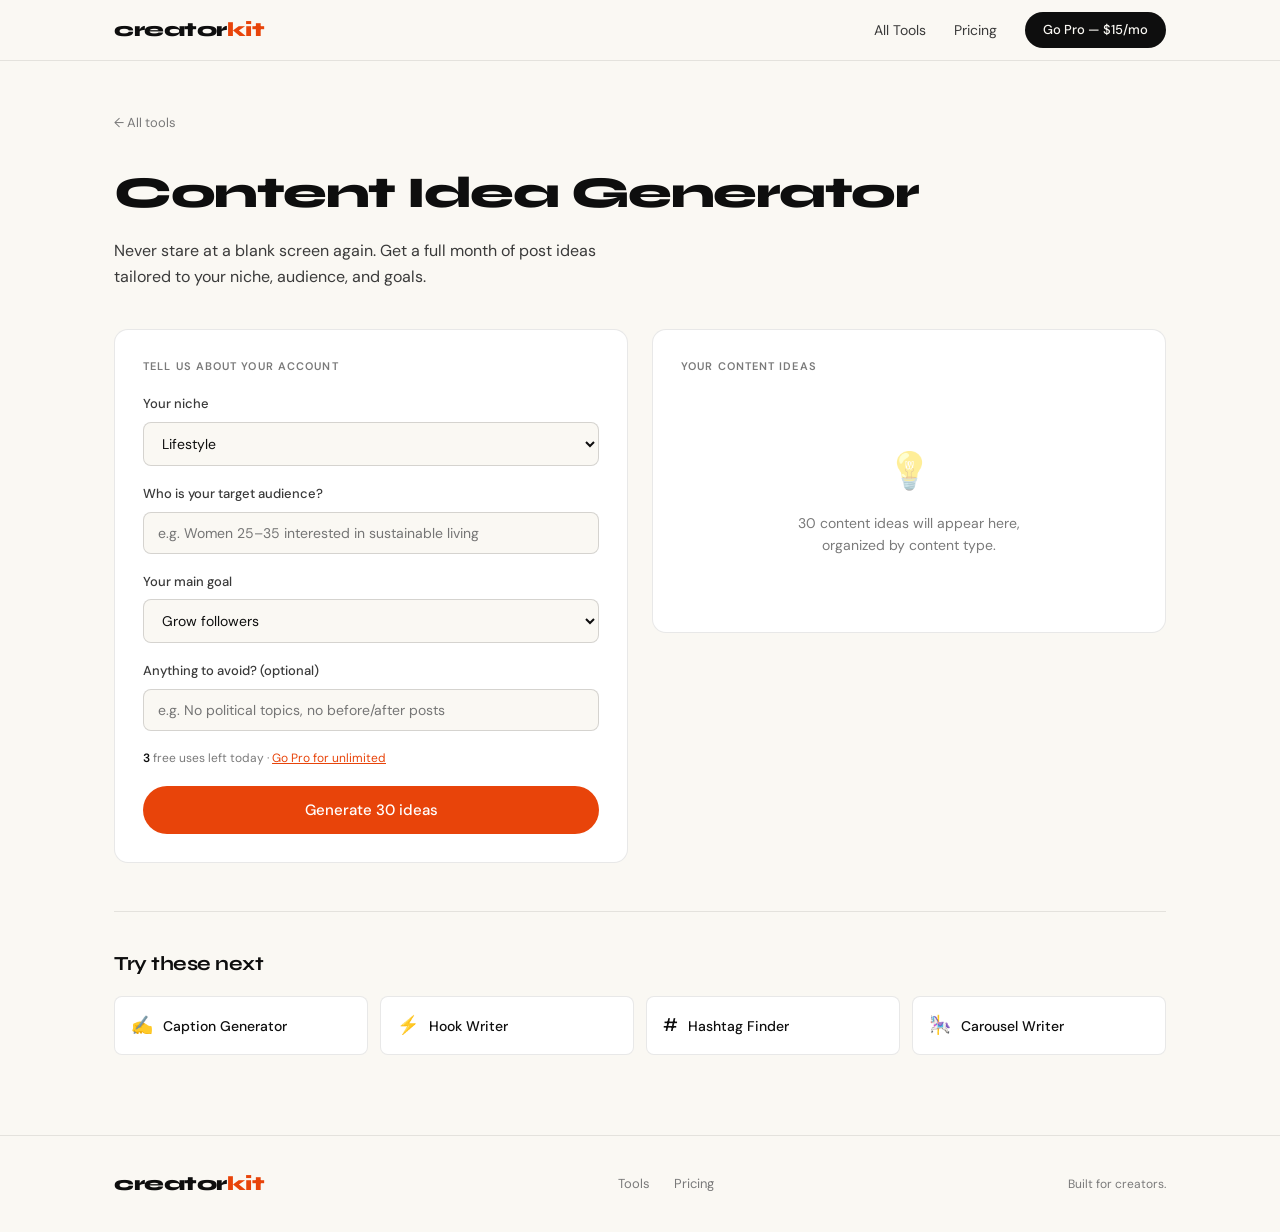
<file: tools/content-ideas.html>
<!DOCTYPE html>
<html lang="en">
<head>
  <meta charset="UTF-8">
  <meta name="viewport" content="width=device-width, initial-scale=1.0">
  <title>Instagram Content Idea Generator — CreatorKit</title>
  <meta name="description" content="Get 30 days of Instagram post ideas for your niche instantly. Free AI content planning for creators.">
  <link rel="preconnect" href="https://fonts.googleapis.com">
  <link href="https://fonts.googleapis.com/css2?family=Syne:wght@400;600;700;800&family=DM+Sans:ital,wght@0,300;0,400;0,500;1,300&display=swap" rel="stylesheet">
  <link rel="stylesheet" href="../css/main.css">
</head>
<body>
  <nav class="nav">
    <div class="nav-inner">
      <a href="../index.html" class="logo">creator<span>kit</span></a>
      <div class="nav-links">
        <a href="../index.html#tools">All Tools</a>
        <a href="../pricing.html">Pricing</a>
        <a href="../pricing.html" class="btn-nav">Go Pro — $15/mo</a>
      </div>
    </div>
  </nav>

  <main class="tool-page">
    <div class="container">
      <div class="tool-page-header">
        <a href="../index.html" class="back-link">← All tools</a>
        <h1>Content Idea Generator</h1>
        <p>Never stare at a blank screen again. Get a full month of post ideas tailored to your niche, audience, and goals.</p>
      </div>
      <div class="tool-ui">
        <div class="tool-input-panel">
          <div class="panel-label">Tell us about your account</div>
          <div class="field">
            <label for="niche">Your niche</label>
            <select id="niche">
              <option value="lifestyle">Lifestyle</option>
              <option value="fitness & wellness">Fitness &amp; wellness</option>
              <option value="fashion & style">Fashion &amp; style</option>
              <option value="food & cooking">Food &amp; cooking</option>
              <option value="travel">Travel</option>
              <option value="beauty & skincare">Beauty &amp; skincare</option>
              <option value="business & entrepreneurship">Business &amp; entrepreneurship</option>
              <option value="tech & gadgets">Tech &amp; gadgets</option>
              <option value="parenting & family">Parenting &amp; family</option>
              <option value="mental health & self-care">Mental health &amp; self-care</option>
              <option value="personal finance">Personal finance</option>
              <option value="photography">Photography</option>
            </select>
          </div>
          <div class="field">
            <label for="audience">Who is your target audience?</label>
            <input type="text" id="audience" placeholder="e.g. Women 25–35 interested in sustainable living">
          </div>
          <div class="field">
            <label for="goal">Your main goal</label>
            <select id="goal">
              <option value="grow followers">Grow followers</option>
              <option value="increase engagement">Increase engagement</option>
              <option value="build personal brand">Build personal brand</option>
              <option value="sell products or services">Sell products / services</option>
              <option value="land brand deals">Land brand deals</option>
              <option value="educate my audience">Educate my audience</option>
            </select>
          </div>
          <div class="field">
            <label for="avoid">Anything to avoid? (optional)</label>
            <input type="text" id="avoid" placeholder="e.g. No political topics, no before/after posts">
          </div>
          <div class="uses-counter" id="usesCounter">Loading...</div>
          <button class="btn-generate" id="generateBtn" onclick="generate()">Generate 30 ideas</button>
          <div class="limit-banner" id="limitBanner">
            You've used all 3 free generations today. <a href="../pricing.html">Upgrade to Pro</a> for unlimited use.
          </div>
        </div>
        <div class="tool-output-panel">
          <div class="panel-label">Your content ideas</div>
          <div id="outputArea">
            <div class="output-empty">
              <div class="output-icon">💡</div>
              <p>30 content ideas will appear here,<br>organized by content type.</p>
            </div>
          </div>
        </div>
      </div>
      <div class="next-tools">
        <h3>Try these next</h3>
        <div class="next-tools-grid">
          <a href="caption-generator.html" class="next-tool-link"><span class="nt-icon">✍️</span> Caption Generator</a>
          <a href="hook-writer.html" class="next-tool-link"><span class="nt-icon">⚡</span> Hook Writer</a>
          <a href="hashtag-generator.html" class="next-tool-link"><span class="nt-icon">#</span> Hashtag Finder</a>
          <a href="carousel-writer.html" class="next-tool-link"><span class="nt-icon">🎠</span> Carousel Writer</a>
        </div>
      </div>
    </div>
  </main>

  <footer class="footer">
    <div class="container">
      <div class="footer-inner">
        <a href="../index.html" class="logo">creator<span>kit</span></a>
        <div class="footer-links"><a href="../index.html#tools">Tools</a><a href="../pricing.html">Pricing</a></div>
        <span class="footer-copy">Built for creators.</span>
      </div>
    </div>
  </footer>

  <script src="../js/main.js"></script>
  <script>
    var TOOL_NAME = 'content-ideas';
    document.addEventListener('DOMContentLoaded', function() { CreatorKit.updateUsesDisplay(TOOL_NAME); checkLimit(); });
    function checkLimit() {
      var btn = document.getElementById('generateBtn'), banner = document.getElementById('limitBanner');
      if (!CreatorKit.isPro() && CreatorKit.getUsesLeft(TOOL_NAME) === 0) { btn.disabled = true; banner.style.display = 'block'; }
    }
    async function generate() {
      var niche = document.getElementById('niche').value;
      var audience = document.getElementById('audience').value.trim();
      var goal = document.getElementById('goal').value;
      var avoid = document.getElementById('avoid').value.trim();
      var btn = document.getElementById('generateBtn'), outputArea = document.getElementById('outputArea');
      btn.disabled = true; btn.textContent = 'Generating ideas...';
      outputArea.innerHTML = '<div class="loading-bar"></div>';
      var prompt = 'You are an expert Instagram content strategist.\n\nGenerate exactly 30 Instagram post ideas for a creator in the ' + niche + ' niche.\nTarget audience: ' + (audience || 'general ' + niche + ' enthusiasts') + '\nMain goal: ' + goal + '\n' + (avoid ? 'Avoid: ' + avoid + '\n' : '') + '\nOrganize into 5 categories of 6 ideas each:\n- EDUCATIONAL\n- PERSONAL\n- ENTERTAINING\n- ENGAGEMENT\n- PROMOTIONAL\n\nFor each idea write one clear sentence.\n\nFormat EXACTLY:\n\nEDUCATIONAL\n1. [idea]\n2. [idea]\n3. [idea]\n4. [idea]\n5. [idea]\n6. [idea]\n\nPERSONAL\n1. [idea]\n...(same for all 5 categories)';
      try {
        var result = await CreatorKit.callAI(prompt);
        if (!CreatorKit.isPro()) { CreatorKit.recordUse(TOOL_NAME); CreatorKit.updateUsesDisplay(TOOL_NAME); }
        outputArea.innerHTML = '';
        var categories = ['EDUCATIONAL','PERSONAL','ENTERTAINING','ENGAGEMENT','PROMOTIONAL'];
        var icons = {EDUCATIONAL:'📚',PERSONAL:'🙋',ENTERTAINING:'🎉',ENGAGEMENT:'💬',PROMOTIONAL:'✨'};
        var colors = {EDUCATIONAL:'#0891b2',PERSONAL:'#e8440a',ENTERTAINING:'#059669',ENGAGEMENT:'#7c3aed',PROMOTIONAL:'#d97706'};
        var sections = {}; categories.forEach(function(c) { sections[c] = []; });
        var current = null;
        result.split('\n').forEach(function(line) {
          var t = line.trim();
          if (categories.indexOf(t) > -1) { current = t; }
          else if (current && /^\d+\./.test(t)) { sections[current].push(t.replace(/^\d+\.\s*/,'')); }
        });
        categories.forEach(function(cat, i) {
          if (!sections[cat].length) return;
          var d = document.createElement('div'); d.className = 'result-item'; d.style.animationDelay = (i*0.07)+'s';
          var allText = sections[cat].map(function(idea,j){return (j+1)+'. '+idea;}).join('\n');
          d.innerHTML = '<div class="result-label" style="color:'+colors[cat]+'">'+icons[cat]+' '+cat+'</div><ol style="padding-left:18px;margin-top:10px">'+sections[cat].map(function(idea){return '<li style="font-size:13px;color:var(--ink2);padding:4px 0;line-height:1.5">'+idea+'</li>';}).join('')+'</ol><button class="copy-btn" onclick="CreatorKit.copyText(this.previousElementSibling.innerText, this)">Copy</button>';
          outputArea.appendChild(d);
        });
      } catch(err) {
        outputArea.innerHTML = '<div style="color:red;font-size:14px;padding:16px">Error: ' + err.message + '</div>';
      } finally { btn.disabled = false; btn.textContent = 'Generate 30 ideas'; checkLimit(); }
    }
  </script>
</body>
</html>
</file>
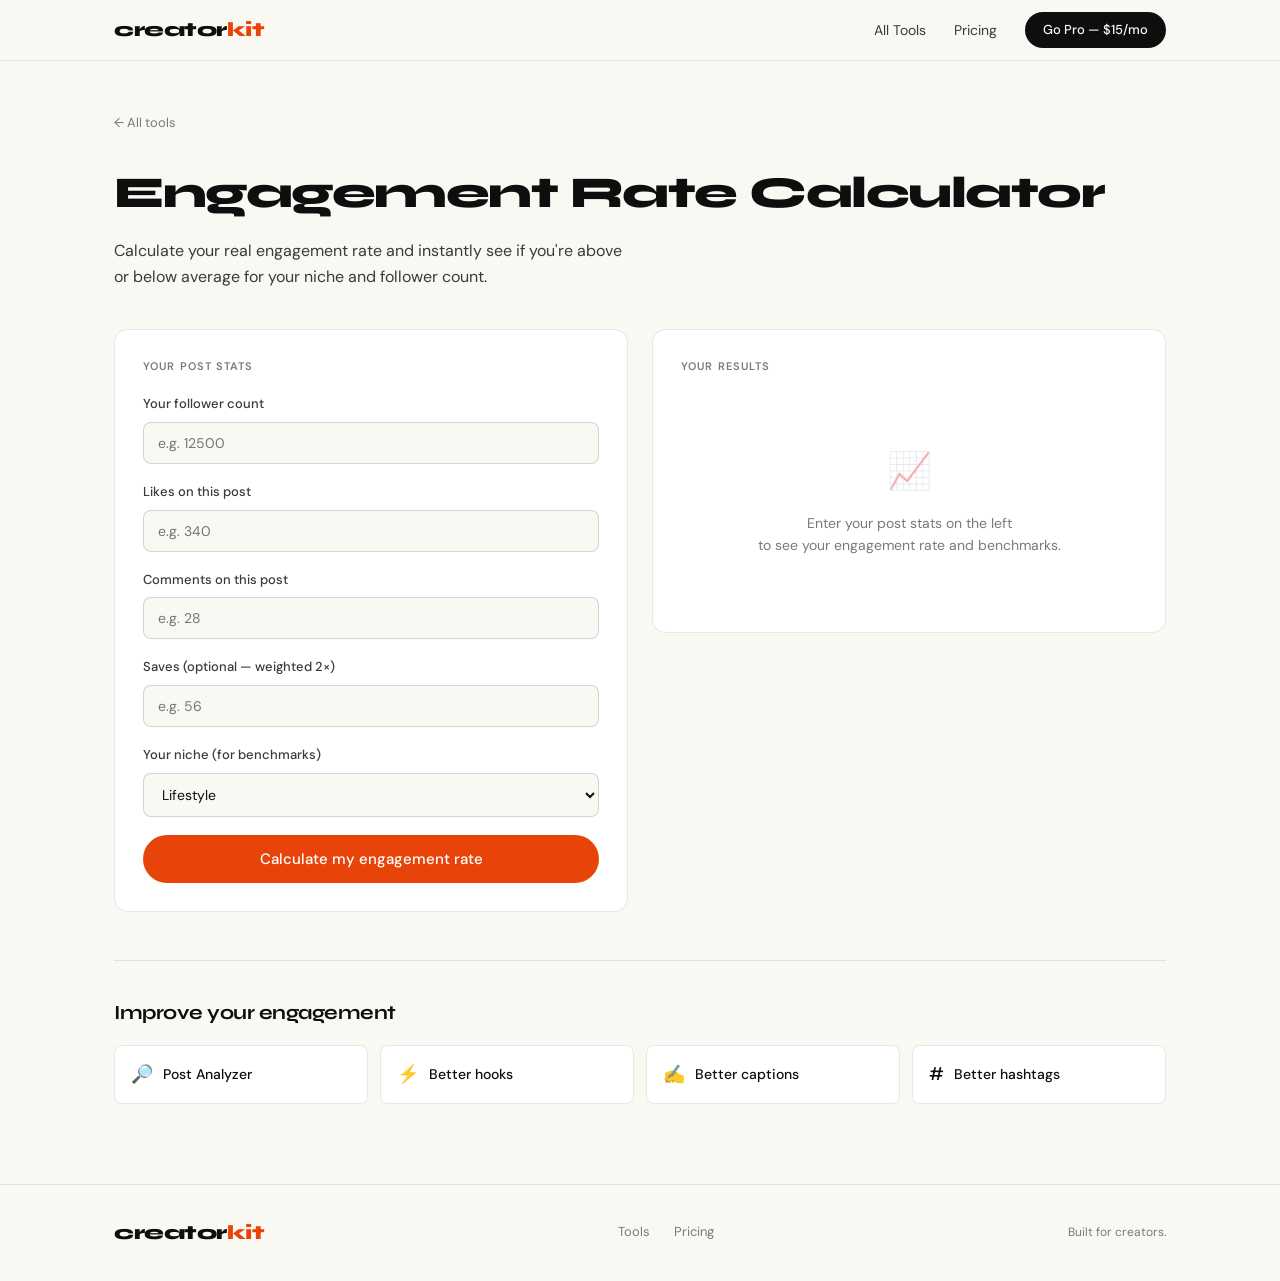
<file: tools/engagement-calculator.html>
<!DOCTYPE html>
<html lang="en">
<head>
  <meta charset="UTF-8">
  <meta name="viewport" content="width=device-width, initial-scale=1.0">
  <title>Instagram Engagement Rate Calculator — CreatorKit</title>
  <meta name="description" content="Calculate your Instagram engagement rate instantly and benchmark against your niche. Free tool, no signup.">
  <link rel="preconnect" href="https://fonts.googleapis.com">
  <link href="https://fonts.googleapis.com/css2?family=Syne:wght@400;600;700;800&family=DM+Sans:ital,wght@0,300;0,400;0,500;1,300&display=swap" rel="stylesheet">
  <link rel="stylesheet" href="../css/main.css">
  <style>
    .er-result { text-align: center; padding: 28px 16px 20px; }
    .er-number { font-family: 'Syne', sans-serif; font-size: 72px; font-weight: 800; letter-spacing: -3px; line-height: 1; margin-bottom: 6px; }
    .er-label { font-size: 14px; color: var(--ink3); margin-bottom: 16px; }
    .er-badge { display: inline-block; padding: 6px 18px; border-radius: 100px; font-size: 13px; font-weight: 600; }
    .brow { display: flex; justify-content: space-between; align-items: center; padding: 9px 0; border-bottom: 1px solid var(--border); font-size: 13px; }
    .brow:last-child { border-bottom: none; }
    .bbar-wrap { width: 90px; height: 6px; background: var(--border); border-radius: 3px; overflow: hidden; }
    .bbar { height: 100%; border-radius: 3px; background: var(--accent); }
  </style>
</head>
<body>
  <nav class="nav">
    <div class="nav-inner">
      <a href="../index.html" class="logo">creator<span>kit</span></a>
      <div class="nav-links">
        <a href="../index.html#tools">All Tools</a>
        <a href="../pricing.html">Pricing</a>
        <a href="../pricing.html" class="btn-nav">Go Pro — $15/mo</a>
      </div>
    </div>
  </nav>

  <main class="tool-page">
    <div class="container">
      <div class="tool-page-header">
        <a href="../index.html" class="back-link">← All tools</a>
        <h1>Engagement Rate Calculator</h1>
        <p>Calculate your real engagement rate and instantly see if you're above or below average for your niche and follower count.</p>
      </div>
      <div class="tool-ui">
        <div class="tool-input-panel">
          <div class="panel-label">Your post stats</div>
          <div class="field">
            <label for="followers">Your follower count</label>
            <input type="number" id="followers" placeholder="e.g. 12500" min="1">
          </div>
          <div class="field">
            <label for="likes">Likes on this post</label>
            <input type="number" id="likes" placeholder="e.g. 340" min="0">
          </div>
          <div class="field">
            <label for="comments">Comments on this post</label>
            <input type="number" id="comments" placeholder="e.g. 28" min="0">
          </div>
          <div class="field">
            <label for="saves">Saves (optional — weighted 2×)</label>
            <input type="number" id="saves" placeholder="e.g. 56" min="0">
          </div>
          <div class="field">
            <label for="niche">Your niche (for benchmarks)</label>
            <select id="niche">
              <option value="lifestyle">Lifestyle</option>
              <option value="fitness">Fitness &amp; wellness</option>
              <option value="fashion">Fashion &amp; style</option>
              <option value="food">Food &amp; cooking</option>
              <option value="travel">Travel</option>
              <option value="beauty">Beauty &amp; skincare</option>
              <option value="business">Business</option>
              <option value="tech">Tech</option>
              <option value="parenting">Parenting</option>
              <option value="finance">Finance</option>
            </select>
          </div>
          <button class="btn-generate" id="calcBtn" onclick="calculate()">Calculate my engagement rate</button>
        </div>
        <div class="tool-output-panel">
          <div class="panel-label">Your results</div>
          <div id="outputArea">
            <div class="output-empty">
              <div class="output-icon">📈</div>
              <p>Enter your post stats on the left<br>to see your engagement rate and benchmarks.</p>
            </div>
          </div>
        </div>
      </div>
      <div class="next-tools">
        <h3>Improve your engagement</h3>
        <div class="next-tools-grid">
          <a href="post-analyzer.html" class="next-tool-link"><span class="nt-icon">🔎</span> Post Analyzer</a>
          <a href="hook-writer.html" class="next-tool-link"><span class="nt-icon">⚡</span> Better hooks</a>
          <a href="caption-generator.html" class="next-tool-link"><span class="nt-icon">✍️</span> Better captions</a>
          <a href="hashtag-generator.html" class="next-tool-link"><span class="nt-icon">#</span> Better hashtags</a>
        </div>
      </div>
    </div>
  </main>

  <footer class="footer">
    <div class="container">
      <div class="footer-inner">
        <a href="../index.html" class="logo">creator<span>kit</span></a>
        <div class="footer-links"><a href="../index.html#tools">Tools</a><a href="../pricing.html">Pricing</a></div>
        <span class="footer-copy">Built for creators.</span>
      </div>
    </div>
  </footer>

  <script src="../js/main.js"></script>
  <script>
    var benchmarks = {
      lifestyle:{nano:6.5,micro:4.2,mid:2.8,macro:1.8},
      fitness:{nano:7.2,micro:5.1,mid:3.4,macro:2.1},
      fashion:{nano:5.8,micro:3.9,mid:2.4,macro:1.5},
      food:{nano:7.8,micro:5.5,mid:3.8,macro:2.4},
      travel:{nano:6.1,micro:4.0,mid:2.6,macro:1.7},
      beauty:{nano:6.9,micro:4.7,mid:3.1,macro:2.0},
      business:{nano:5.2,micro:3.5,mid:2.2,macro:1.4},
      tech:{nano:4.8,micro:3.2,mid:2.0,macro:1.3},
      parenting:{nano:7.5,micro:5.2,mid:3.5,macro:2.2},
      finance:{nano:4.5,micro:3.0,mid:1.9,macro:1.2}
    };
    function getTier(f) {
      if (f < 10000) return 'nano';
      if (f < 50000) return 'micro';
      if (f < 500000) return 'mid';
      return 'macro';
    }
    function getRating(er, bm) {
      if (er >= bm*1.5) return {label:'Excellent',color:'#059669',bg:'#d1fae5'};
      if (er >= bm) return {label:'Good',color:'#0891b2',bg:'#e0f2fe'};
      if (er >= bm*0.6) return {label:'Average',color:'#d97706',bg:'#fef3c7'};
      return {label:'Below average',color:'#e8440a',bg:'#fee2e2'};
    }
    function getTips(er, bm) {
      if (er < bm*0.6) return ['Your hook may not be compelling enough — the first line determines if people read on.','Try asking a question in your caption to invite comments.','Add a clear call to action: "Save this for later" drives saves which boost reach.','Post at peak times — evenings and weekends typically perform best.'];
      if (er < bm) return ['You\'re close to average — small tweaks can push you above.','Carousel posts typically get 3x more engagement than single images.','Reply to every comment in the first hour to boost the algorithm signal.','Test posting 15-30 min earlier than usual.'];
      return ['Great engagement! Keep doing what\'s working — consistency is key.','Your engaged audience is valuable to brands — document your ER for your media kit.','Try going live — your engaged followers will show up and boost your account reach.','Repost your top performing content formats more frequently.'];
    }
    function calculate() {
      var followers = parseInt(document.getElementById('followers').value);
      var likes = parseInt(document.getElementById('likes').value) || 0;
      var comments = parseInt(document.getElementById('comments').value) || 0;
      var saves = parseInt(document.getElementById('saves').value) || 0;
      var niche = document.getElementById('niche').value;
      if (!followers || followers < 1) { alert('Please enter your follower count.'); return; }
      var total = likes + comments + (saves * 2);
      var er = (total / followers) * 100;
      var erDisplay = er.toFixed(2);
      var tier = getTier(followers);
      var bm = (benchmarks[niche] || benchmarks.lifestyle)[tier];
      var rating = getRating(er, bm);
      var tips = getTips(er, bm);
      var tierLabel = tier==='nano'?'Nano (< 10K)':tier==='micro'?'Micro (10K–50K)':tier==='mid'?'Mid-tier (50K–500K)':'Macro (500K+)';
      var nb = benchmarks[niche] || benchmarks.lifestyle;
      var outputArea = document.getElementById('outputArea');
      outputArea.innerHTML = '';
      var d1 = document.createElement('div'); d1.className = 'result-item';
      d1.innerHTML = '<div class="er-result"><div class="er-number" style="color:'+rating.color+'">'+erDisplay+'%</div><div class="er-label">Engagement rate · '+tierLabel+'</div><div class="er-badge" style="color:'+rating.color+';background:'+rating.bg+'">'+rating.label+' for your niche</div></div>'
        + '<div style="border-top:1px solid var(--border);padding-top:16px"><div class="result-label">Benchmarks for '+niche+' creators</div>'
        + ['Nano (< 10K)','Micro (10K–50K)','Mid (50K–500K)','Macro (500K+)'].map(function(tl,i){var tiers=['nano','micro','mid','macro'];var v=nb[tiers[i]]; return '<div class="brow"><span style="color:var(--ink2)">'+tl+'</span><div class="bbar-wrap"><div class="bbar" style="width:'+Math.min(v/10*100,100)+'%"></div></div><span style="font-weight:500">'+v+'%</span></div>';}).join('')
        + '<div class="brow" style="background:'+rating.bg+';margin:8px -4px;padding:9px 4px;border-radius:6px"><span style="font-weight:600;color:'+rating.color+'">Your rate</span><div class="bbar-wrap"><div class="bbar" style="width:'+Math.min(er/10*100,100)+'%;background:'+rating.color+'"></div></div><span style="font-weight:700;color:'+rating.color+'">'+erDisplay+'%</span></div></div>'
        + '<div style="border-top:1px solid var(--border);padding-top:14px;margin-top:4px"><div class="result-label">How it was calculated</div><div style="font-size:12px;color:var(--ink3);line-height:1.8">Likes: '+likes.toLocaleString()+' + Comments: '+comments.toLocaleString()+' + Saves×2: '+(saves*2).toLocaleString()+' = '+total.toLocaleString()+' total<br>÷ Followers: '+followers.toLocaleString()+' × 100 = <strong style="color:'+rating.color+'">'+erDisplay+'%</strong></div></div>';
      outputArea.appendChild(d1);
      var d2 = document.createElement('div'); d2.className = 'result-item'; d2.style.animationDelay = '0.1s';
      d2.innerHTML = '<div class="result-label">Tips to improve your engagement</div><ul style="padding-left:18px;margin-top:8px">'+tips.map(function(t){return '<li style="font-size:13px;color:var(--ink2);padding:5px 0;line-height:1.5">'+t+'</li>';}).join('')+'</ul>';
      outputArea.appendChild(d2);
    }
  </script>
</body>
</html>
</file>
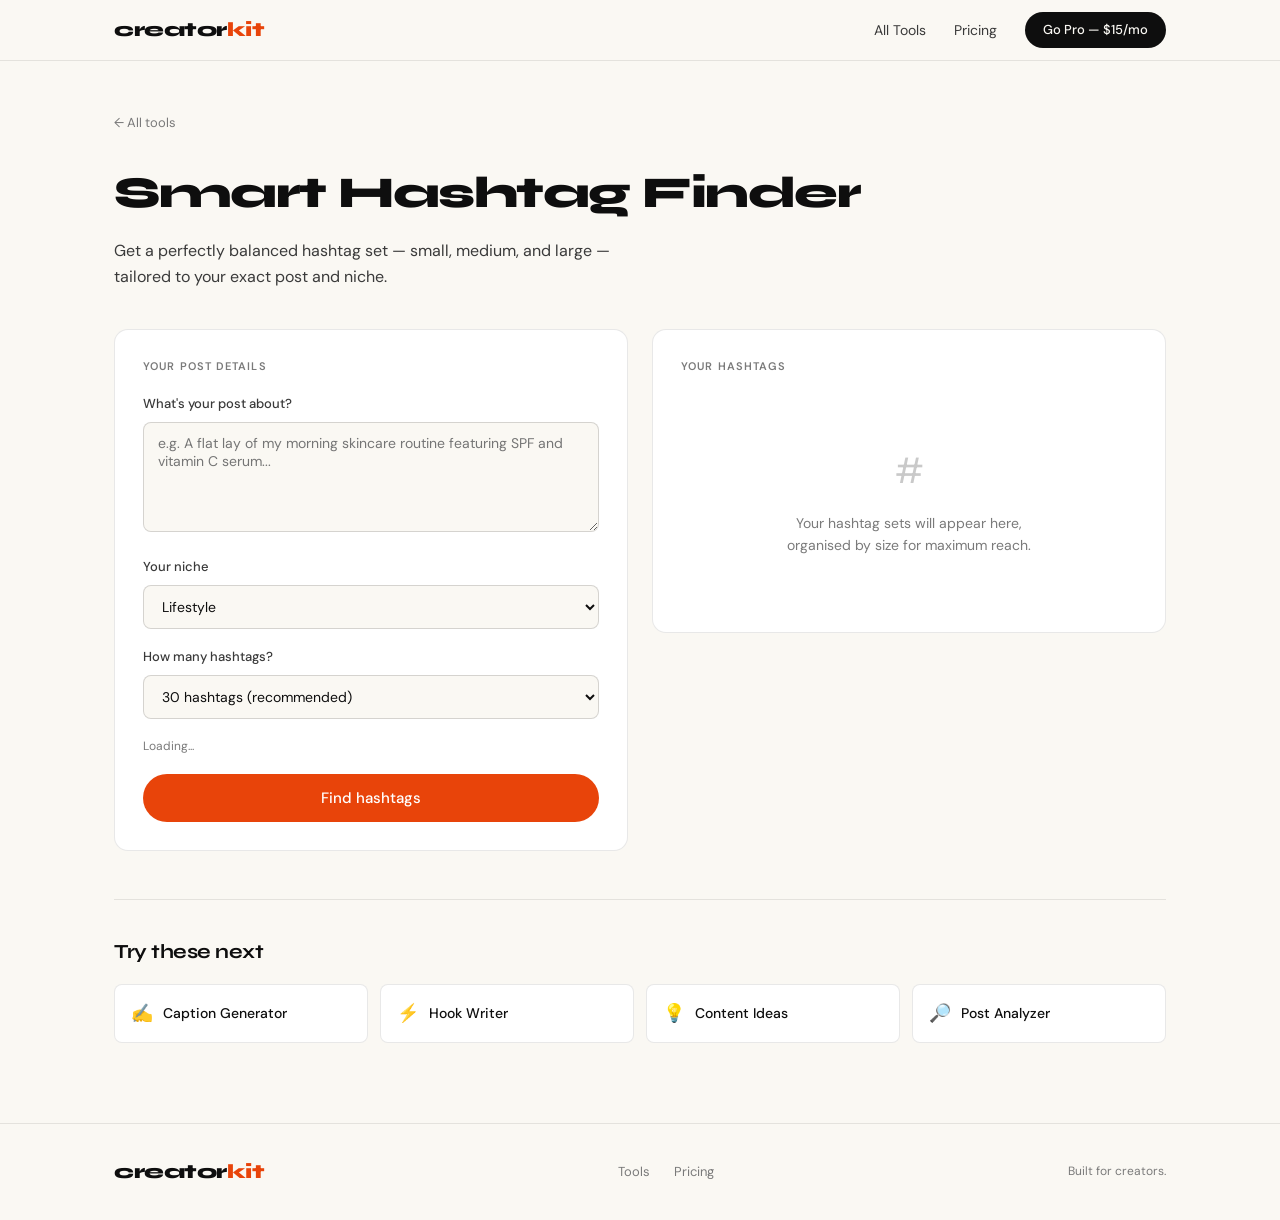
<file: tools/hashtag-generator.html>
<!DOCTYPE html>
<html lang="en">
<head>
  <meta charset="UTF-8">
  <meta name="viewport" content="width=device-width, initial-scale=1.0">
  <title>Free Instagram Hashtag Generator — CreatorKit</title>
  <meta name="description" content="Get a smart mix of small, medium, and large Instagram hashtags tailored to your niche. Free, instant.">
  <link rel="preconnect" href="https://fonts.googleapis.com">
  <link href="https://fonts.googleapis.com/css2?family=Syne:wght@400;600;700;800&family=DM+Sans:ital,wght@0,300;0,400;0,500;1,300&display=swap" rel="stylesheet">
  <link rel="stylesheet" href="../css/main.css">
</head>
<body>
  <nav class="nav">
    <div class="nav-inner">
      <a href="../index.html" class="logo">creator<span>kit</span></a>
      <div class="nav-links">
        <a href="../index.html#tools">All Tools</a>
        <a href="../pricing.html">Pricing</a>
        <a href="../pricing.html" class="btn-nav">Go Pro — $15/mo</a>
      </div>
    </div>
  </nav>
  <main class="tool-page">
    <div class="container">
      <div class="tool-page-header">
        <a href="../index.html" class="back-link">← All tools</a>
        <h1>Smart Hashtag Finder</h1>
        <p>Get a perfectly balanced hashtag set — small, medium, and large — tailored to your exact post and niche.</p>
      </div>
      <div class="tool-ui">
        <div class="tool-input-panel">
          <div class="panel-label">Your post details</div>
          <div class="field">
            <label for="postDesc">What's your post about?</label>
            <textarea id="postDesc" placeholder="e.g. A flat lay of my morning skincare routine featuring SPF and vitamin C serum..."></textarea>
          </div>
          <div class="field">
            <label for="niche">Your niche</label>
            <select id="niche">              <option value="lifestyle">Lifestyle</option>
              <option value="fitness">Fitness &amp; wellness</option>
              <option value="fashion">Fashion &amp; style</option>
              <option value="food">Food &amp; cooking</option>
              <option value="travel">Travel</option>
              <option value="beauty">Beauty &amp; skincare</option>
              <option value="business">Business &amp; entrepreneurship</option>
              <option value="tech">Tech &amp; gadgets</option>
              <option value="parenting">Parenting &amp; family</option>
              <option value="mental health">Mental health &amp; self-care</option>
              <option value="finance">Personal finance</option>
              <option value="photography">Photography</option></select>
          </div>
          <div class="field">
            <label for="count">How many hashtags?</label>
            <select id="count">
              <option value="15">15 hashtags</option>
              <option value="20">20 hashtags</option>
              <option value="30" selected>30 hashtags (recommended)</option>
            </select>
          </div>
                    <div class="uses-counter" id="usesCounter">Loading...</div>
          <button class="btn-generate" id="generateBtn" onclick="generate()">Find hashtags</button>
          <div class="limit-banner" id="limitBanner">
            You've used all 3 free generations today. <a href="../pricing.html">Upgrade to Pro</a> for unlimited use.
          </div>
        </div>
        <div class="tool-output-panel">
          <div class="panel-label">Your hashtags</div>
          <div id="outputArea">
            <div class="output-empty">
              <div class="output-icon">#</div>
              <p>Your hashtag sets will appear here,<br>organised by size for maximum reach.</p>
            </div>
          </div>
        </div>
      </div>
            <div class="next-tools">
        <h3>Try these next</h3>
        <div class="next-tools-grid">
        <a href="caption-generator.html" class="next-tool-link"><span class="nt-icon">✍️</span> Caption Generator</a>
        <a href="hook-writer.html" class="next-tool-link"><span class="nt-icon">⚡</span> Hook Writer</a>
        <a href="content-ideas.html" class="next-tool-link"><span class="nt-icon">💡</span> Content Ideas</a>
        <a href="post-analyzer.html" class="next-tool-link"><span class="nt-icon">🔎</span> Post Analyzer</a>
        </div>
      </div>
    </div>
  </main>
  <footer class="footer">
    <div class="container">
      <div class="footer-inner">
        <a href="../index.html" class="logo">creator<span>kit</span></a>
        <div class="footer-links">
          <a href="../index.html#tools">Tools</a>
          <a href="../pricing.html">Pricing</a>
        </div>
        <span class="footer-copy">Built for creators.</span>
      </div>
    </div>
  </footer>
  <script src="../js/main.js"></script>
  <script>
    var TOOL_NAME = 'hashtag-finder';
    document.addEventListener('DOMContentLoaded', function() {
      CreatorKit.updateUsesDisplay(TOOL_NAME); checkLimit();
    });
        function checkLimit() {
      var btn = document.getElementById('generateBtn');
      var banner = document.getElementById('limitBanner');
      if (!CreatorKit.isPro() && CreatorKit.getUsesLeft(TOOL_NAME) === 0) {
        btn.disabled = true; banner.style.display = 'block';
      }
    }
    async function generate() {
      var postDesc = document.getElementById('postDesc').value.trim();
      if (!postDesc) { alert('Please describe your post first.'); return; }
      var niche = document.getElementById('niche').value;
      var count = document.getElementById('count').value;
      var btn = document.getElementById('generateBtn');
      var outputArea = document.getElementById('outputArea');
      btn.disabled = true; btn.textContent = 'Finding hashtags...';
      outputArea.innerHTML = '<div class="loading-bar"></div>';
      var prompt = 'Generate exactly ' + count + ' Instagram hashtags for a post in the ' + niche + ' niche.\nPost: ' + postDesc + '\n\nDivide into 3 groups:\n- SMALL (under 100K posts) — 30%\n- MEDIUM (100K-500K posts) — 40%\n- LARGE (500K+ posts) — 30%\n\nFormat EXACTLY like this:\n\nSMALL\n#tag1 #tag2 ...\n\nMEDIUM\n#tag1 #tag2 ...\n\nLARGE\n#tag1 #tag2 ...\n\nCOPY ALL\n#tag1 #tag2 ... [all on one line]';
      try {
        var result = await CreatorKit.callAI(prompt);
        if (!CreatorKit.isPro()) { CreatorKit.recordUse(TOOL_NAME); CreatorKit.updateUsesDisplay(TOOL_NAME); }
        outputArea.innerHTML = '';
        var sections = {SMALL:[], MEDIUM:[], LARGE:[]};
        var current = null;
        result.split('\n').forEach(function(line) {
          var t = line.trim();
          if (t==='SMALL'||t==='MEDIUM'||t==='LARGE') { current=t; }
          else if (current && t && t!=='COPY ALL') {
            var tags = t.match(/#\w+/g); if(tags) sections[current].push(...tags);
          }
        });
        var colors = {SMALL:'#059669', MEDIUM:'#0891b2', LARGE:'#7c3aed'};
        var labels = {SMALL:'Small (< 100K) — easier to rank', MEDIUM:'Medium (100K–500K) — balanced', LARGE:'Large (500K+) — broad reach'};
        var i=0;
        ['SMALL','MEDIUM','LARGE'].forEach(function(size) {
          if (!sections[size].length) return;
          var d = document.createElement('div'); d.className='result-item'; d.style.animationDelay=(i*0.07)+'s'; i++;
          var allTags = sections[size].join(' ');
          d.innerHTML = '<div class="result-label" style="color:'+colors[size]+'">'+labels[size]+'</div><div style="display:flex;flex-wrap:wrap;gap:6px;margin-top:8px">'+sections[size].map(function(t){return '<span style="background:var(--cream);border:1px solid var(--border-med);border-radius:100px;padding:3px 10px;font-size:13px">'+t+'</span>';}).join('')+'</div><button class="copy-btn" onclick="CreatorKit.copyText(this.previousElementSibling.previousElementSibling.textContent.trim().replace(/\\s+/g,' '), this)">Copy</button>';
          outputArea.appendChild(d);
        });
        var allTags = [...sections.SMALL,...sections.MEDIUM,...sections.LARGE].join(' ');
        if (allTags) {
          var d = document.createElement('div'); d.className='result-item'; d.style.animationDelay=(i*0.07)+'s';
          d.innerHTML = '<div class="result-label">Copy all — paste into Instagram</div><div class="result-text" style="font-size:13px;color:var(--ink3)">'+allTags+'</div><button class="copy-btn" onclick="CreatorKit.copyText(this.previousElementSibling.textContent.trim(), this)">Copy all</button>';
          outputArea.appendChild(d);
        }
      } catch(err) {
        outputArea.innerHTML = '<div style="color:red;font-size:14px;padding:16px">Error: ' + err.message + '</div>';
      } finally { btn.disabled=false; btn.textContent='Find hashtags'; checkLimit(); }
    }
  </script>
</body>
</html>
</file>
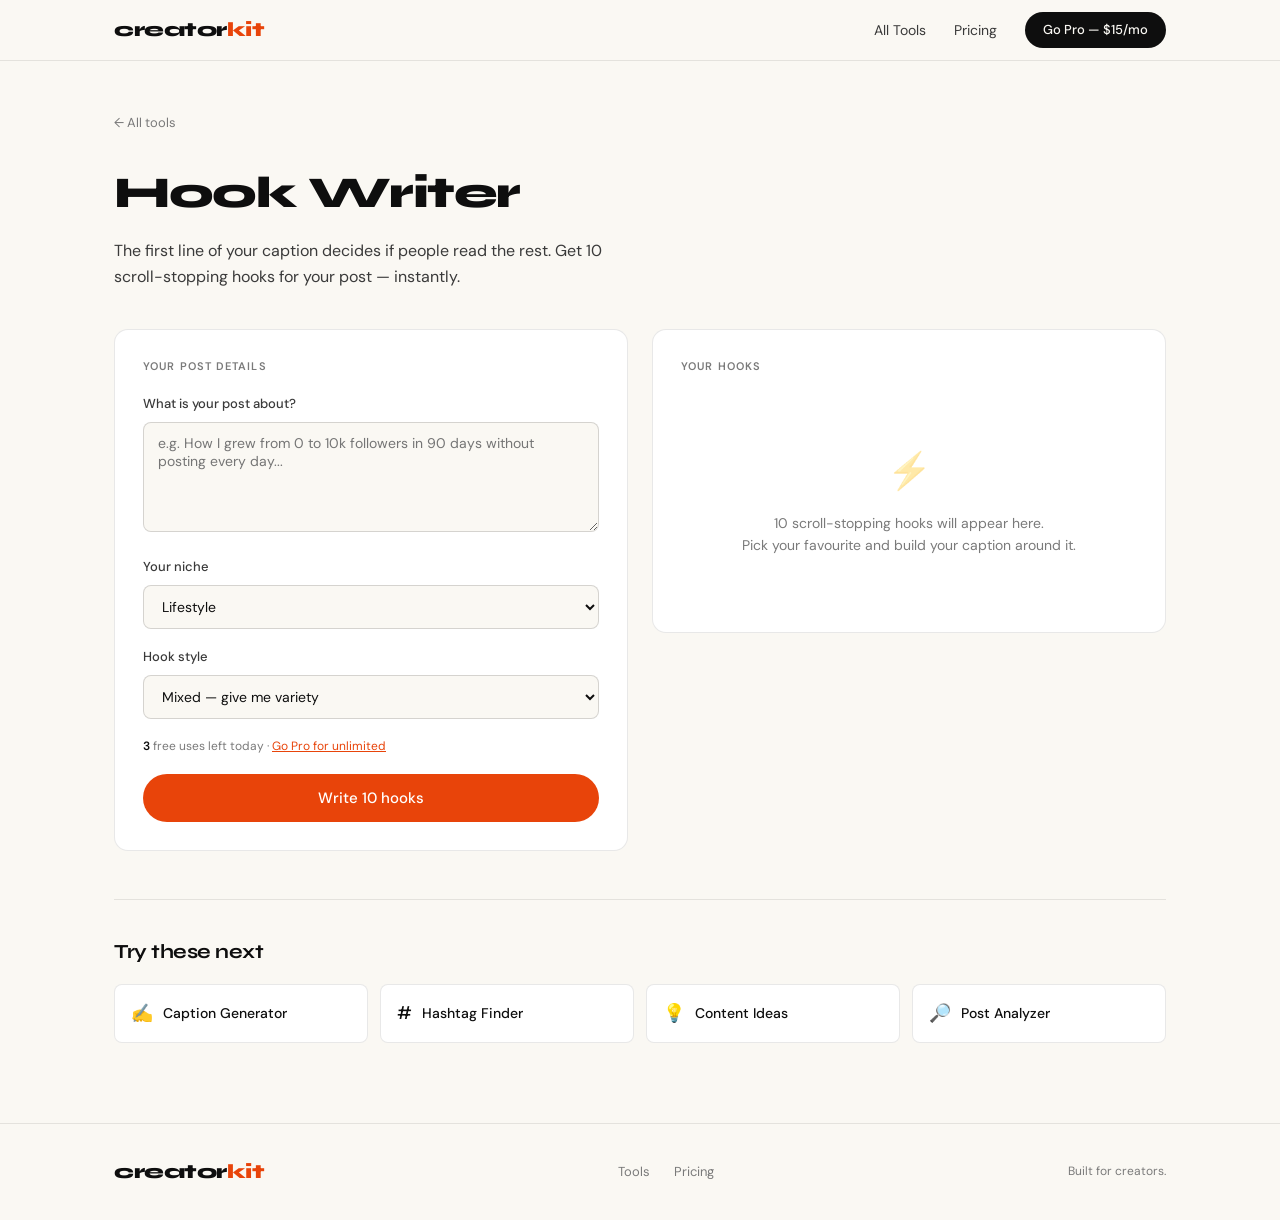
<file: tools/hook-writer.html>
<!DOCTYPE html>
<html lang="en">
<head>
  <meta charset="UTF-8">
  <meta name="viewport" content="width=device-width, initial-scale=1.0">
  <title>Instagram Hook Writer — CreatorKit</title>
  <meta name="description" content="Generate 10 scroll-stopping first lines for your Instagram posts. Free AI hook writer for creators.">
  <link rel="preconnect" href="https://fonts.googleapis.com">
  <link href="https://fonts.googleapis.com/css2?family=Syne:wght@400;600;700;800&family=DM+Sans:ital,wght@0,300;0,400;0,500;1,300&display=swap" rel="stylesheet">
  <link rel="stylesheet" href="../css/main.css">
</head>
<body>
  <nav class="nav">
    <div class="nav-inner">
      <a href="../index.html" class="logo">creator<span>kit</span></a>
      <div class="nav-links">
        <a href="../index.html#tools">All Tools</a>
        <a href="../pricing.html">Pricing</a>
        <a href="../pricing.html" class="btn-nav">Go Pro — $15/mo</a>
      </div>
    </div>
  </nav>

  <main class="tool-page">
    <div class="container">
      <div class="tool-page-header">
        <a href="../index.html" class="back-link">← All tools</a>
        <h1>Hook Writer</h1>
        <p>The first line of your caption decides if people read the rest. Get 10 scroll-stopping hooks for your post — instantly.</p>
      </div>
      <div class="tool-ui">
        <div class="tool-input-panel">
          <div class="panel-label">Your post details</div>
          <div class="field">
            <label for="topic">What is your post about?</label>
            <textarea id="topic" placeholder="e.g. How I grew from 0 to 10k followers in 90 days without posting every day..." rows="3"></textarea>
          </div>
          <div class="field">
            <label for="niche">Your niche</label>
            <select id="niche">
              <option value="lifestyle">Lifestyle</option>
              <option value="fitness">Fitness &amp; wellness</option>
              <option value="fashion">Fashion &amp; style</option>
              <option value="food">Food &amp; cooking</option>
              <option value="travel">Travel</option>
              <option value="beauty">Beauty &amp; skincare</option>
              <option value="business">Business &amp; entrepreneurship</option>
              <option value="tech">Tech &amp; gadgets</option>
              <option value="parenting">Parenting &amp; family</option>
              <option value="mental health">Mental health</option>
              <option value="finance">Personal finance</option>
              <option value="photography">Photography</option>
            </select>
          </div>
          <div class="field">
            <label for="style">Hook style</label>
            <select id="style">
              <option value="mixed (variety of styles)">Mixed — give me variety</option>
              <option value="curiosity-driven">Curiosity-driven ("The secret to...")</option>
              <option value="bold statement">Bold statement ("Nobody talks about this...")</option>
              <option value="relatable">Relatable ("If you've ever...")</option>
              <option value="story-led">Story-led ("Last year I...")</option>
              <option value="list-based">List-based ("5 things...")</option>
              <option value="question">Question ("What if you could...")</option>
            </select>
          </div>
          <div class="uses-counter" id="usesCounter">Loading...</div>
          <button class="btn-generate" id="generateBtn" onclick="generate()">Write 10 hooks</button>
          <div class="limit-banner" id="limitBanner">
            You've used all 3 free generations today. <a href="../pricing.html">Upgrade to Pro</a> for unlimited use.
          </div>
        </div>
        <div class="tool-output-panel">
          <div class="panel-label">Your hooks</div>
          <div id="outputArea">
            <div class="output-empty">
              <div class="output-icon">⚡</div>
              <p>10 scroll-stopping hooks will appear here.<br>Pick your favourite and build your caption around it.</p>
            </div>
          </div>
        </div>
      </div>
      <div class="next-tools">
        <h3>Try these next</h3>
        <div class="next-tools-grid">
          <a href="caption-generator.html" class="next-tool-link"><span class="nt-icon">✍️</span> Caption Generator</a>
          <a href="hashtag-generator.html" class="next-tool-link"><span class="nt-icon">#</span> Hashtag Finder</a>
          <a href="content-ideas.html" class="next-tool-link"><span class="nt-icon">💡</span> Content Ideas</a>
          <a href="post-analyzer.html" class="next-tool-link"><span class="nt-icon">🔎</span> Post Analyzer</a>
        </div>
      </div>
    </div>
  </main>

  <footer class="footer">
    <div class="container">
      <div class="footer-inner">
        <a href="../index.html" class="logo">creator<span>kit</span></a>
        <div class="footer-links"><a href="../index.html#tools">Tools</a><a href="../pricing.html">Pricing</a></div>
        <span class="footer-copy">Built for creators.</span>
      </div>
    </div>
  </footer>

  <script src="../js/main.js"></script>
  <script>
    var TOOL_NAME = 'hook-writer';
    document.addEventListener('DOMContentLoaded', function() { CreatorKit.updateUsesDisplay(TOOL_NAME); checkLimit(); });
    function checkLimit() {
      var btn = document.getElementById('generateBtn'), banner = document.getElementById('limitBanner');
      if (!CreatorKit.isPro() && CreatorKit.getUsesLeft(TOOL_NAME) === 0) { btn.disabled = true; banner.style.display = 'block'; }
    }
    async function generate() {
      var topic = document.getElementById('topic').value.trim();
      if (!topic) { alert('Please describe your post topic first.'); return; }
      var niche = document.getElementById('niche').value;
      var style = document.getElementById('style').value;
      var btn = document.getElementById('generateBtn'), outputArea = document.getElementById('outputArea');
      btn.disabled = true; btn.textContent = 'Writing hooks...';
      outputArea.innerHTML = '<div class="loading-bar"></div>';
      var prompt = 'You are a world-class Instagram copywriter specializing in scroll-stopping hooks.\n\nWrite exactly 10 different Instagram caption hooks for:\nTopic: ' + topic + '\nNiche: ' + niche + '\nStyle: ' + style + '\n\nRules:\n- Each hook is 1-2 lines max (under 20 words)\n- Each must make someone NEED to read more\n- Use different psychological triggers across the 10\n- No generic or cliché hooks\n\nFormat EXACTLY:\n\n1. [hook]\n2. [hook]\n3. [hook]\n4. [hook]\n5. [hook]\n6. [hook]\n7. [hook]\n8. [hook]\n9. [hook]\n10. [hook]';
      try {
        var result = await CreatorKit.callAI(prompt);
        if (!CreatorKit.isPro()) { CreatorKit.recordUse(TOOL_NAME); CreatorKit.updateUsesDisplay(TOOL_NAME); }
        outputArea.innerHTML = '';
        var hooks = [];
        result.split('\n').forEach(function(line) {
          var m = line.trim().match(/^\d+\.\s+(.+)/);
          if (m) hooks.push(m[1].trim());
        });
        if (!hooks.length) {
          var d = document.createElement('div'); d.className = 'result-item';
          d.innerHTML = '<div class="result-text">' + result + '</div>';
          outputArea.appendChild(d); return;
        }
        hooks.forEach(function(hook, i) {
          var d = document.createElement('div'); d.className = 'result-item'; d.style.animationDelay = (i*0.04)+'s';
          d.innerHTML = '<div class="result-label">Hook ' + (i+1) + '</div><div class="result-text" style="font-size:15px;font-weight:500;line-height:1.5">' + hook + '</div><button class="copy-btn" onclick="CreatorKit.copyText(this.previousElementSibling.textContent, this)">Copy</button>';
          outputArea.appendChild(d);
        });
      } catch(err) {
        outputArea.innerHTML = '<div style="color:red;font-size:14px;padding:16px">Error: ' + err.message + '</div>';
      } finally { btn.disabled = false; btn.textContent = 'Write 10 hooks'; checkLimit(); }
    }
  </script>
</body>
</html>
</file>
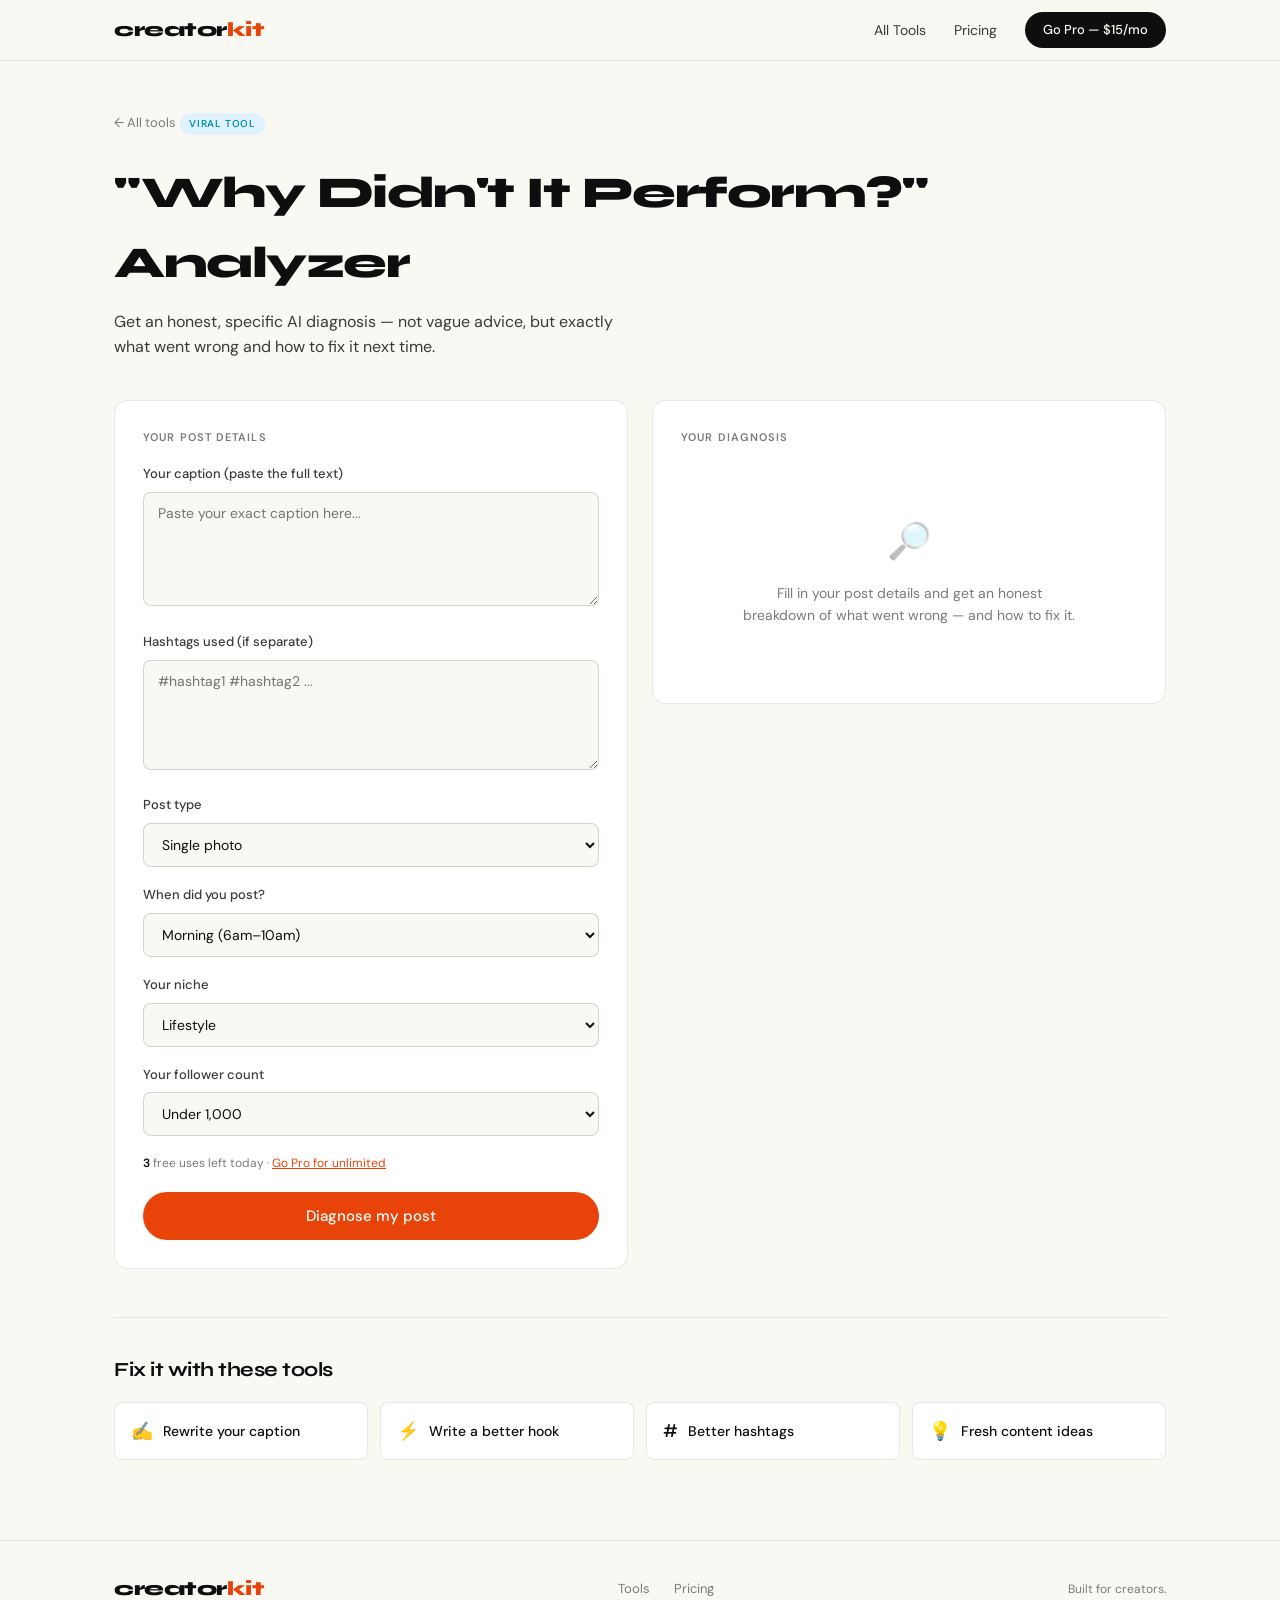
<file: tools/post-analyzer.html>
<!DOCTYPE html>
<html lang="en">
<head>
  <meta charset="UTF-8">
  <meta name="viewport" content="width=device-width, initial-scale=1.0">
  <title>Why Didn't My Instagram Post Perform? — CreatorKit</title>
  <meta name="description" content="Get an honest AI diagnosis of why your Instagram post underperformed. Free tool, instant results.">
  <link rel="preconnect" href="https://fonts.googleapis.com">
  <link href="https://fonts.googleapis.com/css2?family=Syne:wght@400;600;700;800&family=DM+Sans:ital,wght@0,300;0,400;0,500;1,300&display=swap" rel="stylesheet">
  <link rel="stylesheet" href="../css/main.css">
  <style>
    .score-bar { height: 8px; background: var(--border); border-radius: 4px; margin: 6px 0 14px; overflow: hidden; }
    .score-fill { height: 100%; border-radius: 4px; }
  </style>
</head>
<body>
  <nav class="nav">
    <div class="nav-inner">
      <a href="../index.html" class="logo">creator<span>kit</span></a>
      <div class="nav-links">
        <a href="../index.html#tools">All Tools</a>
        <a href="../pricing.html">Pricing</a>
        <a href="../pricing.html" class="btn-nav">Go Pro — $15/mo</a>
      </div>
    </div>
  </nav>

  <main class="tool-page">
    <div class="container">
      <div class="tool-page-header">
        <a href="../index.html" class="back-link">← All tools</a>
        <div class="tool-tag" style="background:#e0f2fe;color:#0891b2">Viral tool</div>
        <h1>"Why Didn't It Perform?" Analyzer</h1>
        <p>Get an honest, specific AI diagnosis — not vague advice, but exactly what went wrong and how to fix it next time.</p>
      </div>
      <div class="tool-ui">
        <div class="tool-input-panel">
          <div class="panel-label">Your post details</div>
          <div class="field">
            <label for="caption">Your caption (paste the full text)</label>
            <textarea id="caption" placeholder="Paste your exact caption here..." rows="5"></textarea>
          </div>
          <div class="field">
            <label for="hashtags">Hashtags used (if separate)</label>
            <textarea id="hashtags" placeholder="#hashtag1 #hashtag2 ..." rows="2"></textarea>
          </div>
          <div class="field">
            <label for="postType">Post type</label>
            <select id="postType">
              <option value="single photo">Single photo</option>
              <option value="carousel (multiple photos)">Carousel</option>
              <option value="reel">Reel</option>
              <option value="story">Story</option>
            </select>
          </div>
          <div class="field">
            <label for="postTime">When did you post?</label>
            <select id="postTime">
              <option value="morning (6am-10am)">Morning (6am–10am)</option>
              <option value="midday (10am-2pm)">Midday (10am–2pm)</option>
              <option value="afternoon (2pm-6pm)">Afternoon (2pm–6pm)</option>
              <option value="evening (6pm-10pm)">Evening (6pm–10pm)</option>
              <option value="late night (10pm+)">Late night (10pm+)</option>
            </select>
          </div>
          <div class="field">
            <label for="niche">Your niche</label>
            <select id="niche">
              <option value="lifestyle">Lifestyle</option>
              <option value="fitness">Fitness &amp; wellness</option>
              <option value="fashion">Fashion &amp; style</option>
              <option value="food">Food &amp; cooking</option>
              <option value="travel">Travel</option>
              <option value="beauty">Beauty &amp; skincare</option>
              <option value="business">Business</option>
              <option value="tech">Tech</option>
              <option value="parenting">Parenting</option>
              <option value="mental health">Mental health</option>
              <option value="finance">Personal finance</option>
            </select>
          </div>
          <div class="field">
            <label for="followers">Your follower count</label>
            <select id="followers">
              <option value="under 1,000">Under 1,000</option>
              <option value="1,000-5,000">1,000–5,000</option>
              <option value="5,000-20,000">5,000–20,000</option>
              <option value="20,000-100,000">20,000–100,000</option>
              <option value="100,000+">100,000+</option>
            </select>
          </div>
          <div class="uses-counter" id="usesCounter">Loading...</div>
          <button class="btn-generate" id="generateBtn" onclick="generate()">Diagnose my post</button>
          <div class="limit-banner" id="limitBanner">
            You've used all 3 free analyses today. <a href="../pricing.html">Upgrade to Pro</a> for unlimited use.
          </div>
        </div>
        <div class="tool-output-panel">
          <div class="panel-label">Your diagnosis</div>
          <div id="outputArea">
            <div class="output-empty">
              <div class="output-icon">🔎</div>
              <p>Fill in your post details and get an honest<br>breakdown of what went wrong — and how to fix it.</p>
            </div>
          </div>
        </div>
      </div>
      <div class="next-tools">
        <h3>Fix it with these tools</h3>
        <div class="next-tools-grid">
          <a href="caption-generator.html" class="next-tool-link"><span class="nt-icon">✍️</span> Rewrite your caption</a>
          <a href="hook-writer.html" class="next-tool-link"><span class="nt-icon">⚡</span> Write a better hook</a>
          <a href="hashtag-generator.html" class="next-tool-link"><span class="nt-icon">#</span> Better hashtags</a>
          <a href="content-ideas.html" class="next-tool-link"><span class="nt-icon">💡</span> Fresh content ideas</a>
        </div>
      </div>
    </div>
  </main>

  <footer class="footer">
    <div class="container">
      <div class="footer-inner">
        <a href="../index.html" class="logo">creator<span>kit</span></a>
        <div class="footer-links"><a href="../index.html#tools">Tools</a><a href="../pricing.html">Pricing</a></div>
        <span class="footer-copy">Built for creators.</span>
      </div>
    </div>
  </footer>

  <script src="../js/main.js"></script>
  <script>
    var TOOL_NAME = 'post-analyzer';
    document.addEventListener('DOMContentLoaded', function() { CreatorKit.updateUsesDisplay(TOOL_NAME); checkLimit(); });
    function checkLimit() {
      var btn = document.getElementById('generateBtn'), banner = document.getElementById('limitBanner');
      if (!CreatorKit.isPro() && CreatorKit.getUsesLeft(TOOL_NAME) === 0) { btn.disabled = true; banner.style.display = 'block'; }
    }
    async function generate() {
      var caption = document.getElementById('caption').value.trim();
      if (!caption) { alert('Please paste your caption first.'); return; }
      var hashtags = document.getElementById('hashtags').value.trim();
      var postType = document.getElementById('postType').value;
      var postTime = document.getElementById('postTime').value;
      var niche = document.getElementById('niche').value;
      var followers = document.getElementById('followers').value;
      var btn = document.getElementById('generateBtn'), outputArea = document.getElementById('outputArea');
      btn.disabled = true; btn.textContent = 'Diagnosing...';
      outputArea.innerHTML = '<div class="loading-bar"></div>';
      var prompt = 'You are a brutally honest Instagram growth expert.\n\nAnalyze why this post underperformed:\n\nCAPTION: ' + caption + '\n' + (hashtags ? 'HASHTAGS: ' + hashtags + '\n' : '') + 'POST TYPE: ' + postType + '\nTIME: ' + postTime + '\nNICHE: ' + niche + '\nFOLLOWERS: ' + followers + '\n\nGive a specific diagnosis. Format EXACTLY:\n\nOVERALL SCORE\n[score out of 10 and one sentence summary]\n\nHOOK STRENGTH: [1-10]\n[2-3 sentences]\n\nCAPTION QUALITY: [1-10]\n[2-3 sentences]\n\nHASHTAG STRATEGY: [1-10]\n[2-3 sentences]\n\nTIMING: [1-10]\n[1-2 sentences]\n\nTOP 3 REASONS IT UNDERPERFORMED\n1. [specific reason]\n2. [specific reason]\n3. [specific reason]\n\n3 THINGS TO DO DIFFERENTLY NEXT TIME\n1. [specific fix]\n2. [specific fix]\n3. [specific fix]';
      try {
        var result = await CreatorKit.callAI(prompt);
        if (!CreatorKit.isPro()) { CreatorKit.recordUse(TOOL_NAME); CreatorKit.updateUsesDisplay(TOOL_NAME); }
        outputArea.innerHTML = '';
        // Parse scores for visual display
        var scores = {};
        var scoreColors = {'HOOK STRENGTH':'#e8440a','CAPTION QUALITY':'#0891b2','HASHTAG STRATEGY':'#7c3aed','TIMING':'#059669'};
        result.split('\n').forEach(function(line) {
          var m = line.trim().match(/^(HOOK STRENGTH|CAPTION QUALITY|HASHTAG STRATEGY|TIMING):\s*(\d+)/i);
          if (m) scores[m[1].toUpperCase()] = parseInt(m[2]);
        });
        if (Object.keys(scores).length) {
          var sd = document.createElement('div'); sd.className = 'result-item';
          var scoreHtml = '<div class="result-label">Scores at a glance</div>';
          Object.entries(scores).forEach(function(entry) {
            var k = entry[0], v = entry[1], c = scoreColors[k];
            scoreHtml += '<div style="margin-bottom:10px"><div style="display:flex;justify-content:space-between"><span style="font-size:13px;font-weight:500">' + k.charAt(0)+k.slice(1).toLowerCase() + '</span><span style="font-size:13px;font-weight:700;color:'+c+'">'+v+'/10</span></div><div class="score-bar"><div class="score-fill" style="width:'+(v*10)+'%;background:'+c+'"></div></div></div>';
          });
          sd.innerHTML = scoreHtml;
          outputArea.appendChild(sd);
        }
        // Full text
        var fd = document.createElement('div'); fd.className = 'result-item'; fd.style.animationDelay = '0.1s';
        var lines = result.split('\n').map(function(l){return l.trim();}).filter(Boolean);
        var html = '', listItems = [], inList = false;
        var sectionHeaders = /^(OVERALL SCORE|TOP 3 REASONS|3 THINGS TO DO|HOOK STRENGTH|CAPTION QUALITY|HASHTAG STRATEGY|TIMING)/i;
        lines.forEach(function(line) {
          if (/^(TOP 3 REASONS)/i.test(line)) {
            if (inList && listItems.length) { html += '<ol style="padding-left:18px">'+listItems.map(function(i){return '<li style="font-size:13px;color:var(--ink2);padding:4px 0">'+i+'</li>';}).join('')+'</ol>'; listItems = []; }
            inList = true; html += '<div class="result-label" style="margin-top:12px;color:#e8440a">Top 3 reasons it underperformed</div>';
          } else if (/^3 THINGS TO DO/i.test(line)) {
            if (inList && listItems.length) { html += '<ol style="padding-left:18px">'+listItems.map(function(i){return '<li style="font-size:13px;color:var(--ink2);padding:4px 0">'+i+'</li>';}).join('')+'</ol>'; listItems = []; }
            inList = true; html += '<div class="result-label" style="margin-top:12px;color:#059669">Fix it next time</div>';
          } else if (/^(HOOK STRENGTH|CAPTION QUALITY|HASHTAG STRATEGY|TIMING):/i.test(line)) {
            html += '<div class="result-label" style="margin-top:12px">' + line.split(':')[0] + '</div>';
            inList = false;
          } else if (/^OVERALL SCORE$/i.test(line)) {
            html += '<div class="result-label">Overall assessment</div>'; inList = false;
          } else if (/^\d+\.\s/.test(line)) {
            listItems.push(line.replace(/^\d+\.\s*/,''));
          } else if (line && !/^\d+\/10/.test(line)) {
            if (inList && listItems.length && !/^\d/.test(line)) {
              html += '<ol style="padding-left:18px">'+listItems.map(function(i){return '<li style="font-size:13px;color:var(--ink2);padding:4px 0">'+i+'</li>';}).join('')+'</ol>'; listItems = []; inList = false;
            }
            html += '<p style="font-size:13px;color:var(--ink2);line-height:1.6;margin-bottom:6px">' + line + '</p>';
          }
        });
        if (listItems.length) { html += '<ol style="padding-left:18px">'+listItems.map(function(i){return '<li style="font-size:13px;color:var(--ink2);padding:4px 0">'+i+'</li>';}).join('')+'</ol>'; }
        fd.innerHTML = html + '<button class="copy-btn" onclick="CreatorKit.copyText(this.closest(\'.result-item\').innerText, this)">Copy</button>';
        outputArea.appendChild(fd);
      } catch(err) {
        outputArea.innerHTML = '<div style="color:red;font-size:14px;padding:16px">Error: ' + err.message + '</div>';
      } finally { btn.disabled = false; btn.textContent = 'Diagnose my post'; checkLimit(); }
    }
  </script>
</body>
</html>
</file>
<file: css/main.css>
*, *::before, *::after { box-sizing: border-box; margin: 0; padding: 0; }
:root {
  --ink: #0e0e0e; --ink2: #3a3a3a; --ink3: #7a7a7a;
  --cream: #faf8f3; --white: #ffffff;
  --accent: #e8440a; --accent2: #f76b35;
  --pro: #7c3aed; --pro-light: #ede9fe;
  --border: rgba(0,0,0,0.09); --border-med: rgba(0,0,0,0.15);
  --shadow-lg: 0 8px 40px rgba(0,0,0,0.12);
  --r: 14px; --r-sm: 8px;
}
html { scroll-behavior: smooth; }
body { font-family: 'DM Sans', sans-serif; background: var(--cream); color: var(--ink); line-height: 1.6; overflow-x: hidden; }
.container { max-width: 1100px; margin: 0 auto; padding: 0 24px; }

/* Nav */
.nav { position: sticky; top: 0; z-index: 100; background: rgba(250,248,243,0.95); backdrop-filter: blur(12px); border-bottom: 1px solid var(--border); }
.nav-inner { max-width: 1100px; margin: 0 auto; padding: 0 24px; height: 60px; display: flex; align-items: center; justify-content: space-between; }
.logo { font-family: 'Syne', sans-serif; font-weight: 800; font-size: 20px; color: var(--ink); text-decoration: none; letter-spacing: -0.5px; }
.logo span { color: var(--accent); }
.nav-links { display: flex; align-items: center; gap: 28px; }
.nav-links a { font-size: 14px; color: var(--ink2); text-decoration: none; transition: color 0.2s; }
.nav-links a:hover { color: var(--ink); }
.btn-nav { background: var(--ink) !important; color: var(--cream) !important; padding: 8px 18px; border-radius: 100px; font-size: 13px !important; font-weight: 500 !important; transition: opacity 0.2s !important; }
.btn-nav:hover { opacity: 0.8; }

/* Hero */
.hero { position: relative; padding: 100px 0 0; overflow: hidden; text-align: center; }
.hero-bg { position: absolute; inset: 0; background: radial-gradient(ellipse 80% 50% at 50% 0%, rgba(232,68,10,0.08) 0%, transparent 70%); pointer-events: none; }
.badge { display: inline-block; font-size: 12px; font-weight: 500; color: var(--accent); background: rgba(232,68,10,0.08); border: 1px solid rgba(232,68,10,0.2); padding: 5px 14px; border-radius: 100px; margin-bottom: 28px; letter-spacing: 0.02em; }
.hero h1 { font-family: 'Syne', sans-serif; font-size: clamp(52px, 8vw, 88px); font-weight: 800; line-height: 1.0; letter-spacing: -3px; color: var(--ink); margin-bottom: 24px; }
.hero h1 em { font-style: italic; color: var(--accent); font-weight: 700; }
.hero-sub { font-size: 18px; font-weight: 300; color: var(--ink2); max-width: 480px; margin: 0 auto 36px; line-height: 1.6; }
.btn-primary { display: inline-block; background: var(--accent); color: white; padding: 14px 32px; border-radius: 100px; font-size: 15px; font-weight: 500; text-decoration: none; transition: transform 0.2s, box-shadow 0.2s; box-shadow: 0 4px 20px rgba(232,68,10,0.3); }
.btn-primary:hover { transform: translateY(-2px); box-shadow: 0 8px 28px rgba(232,68,10,0.35); }
.btn-primary.light { background: white; color: var(--ink); box-shadow: none; }
.btn-primary.light:hover { transform: translateY(-2px); box-shadow: 0 8px 28px rgba(0,0,0,0.15); }

/* Ticker */
.hero-ticker { margin-top: 70px; padding: 16px 0; border-top: 1px solid var(--border); border-bottom: 1px solid var(--border); overflow: hidden; white-space: nowrap; }
.ticker-track { display: inline-flex; gap: 20px; animation: ticker 22s linear infinite; }
.ticker-track span { font-family: 'Syne', sans-serif; font-size: 13px; font-weight: 600; color: var(--ink3); letter-spacing: 0.05em; text-transform: uppercase; flex-shrink: 0; }
@keyframes ticker { from { transform: translateX(0); } to { transform: translateX(-50%); } }

/* Tools Section */
.tools-section { padding: 90px 0; }
.section-label { font-size: 11px; font-weight: 600; letter-spacing: 0.12em; text-transform: uppercase; color: var(--ink3); margin-bottom: 16px; }
.section-label.light { color: rgba(255,255,255,0.6); }
.tools-section h2 { font-family: 'Syne', sans-serif; font-size: clamp(32px, 4vw, 48px); font-weight: 700; line-height: 1.1; letter-spacing: -1.5px; margin-bottom: 52px; }
.tools-grid { display: grid; grid-template-columns: repeat(auto-fill, minmax(300px, 1fr)); gap: 16px; }

/* Tool Card */
.tool-card { position: relative; display: flex; flex-direction: column; background: var(--white); border: 1px solid var(--border); border-radius: var(--r); padding: 28px; text-decoration: none; color: var(--ink); transition: transform 0.2s, box-shadow 0.2s, border-color 0.2s; overflow: hidden; }
.tool-card:hover { transform: translateY(-3px); box-shadow: var(--shadow-lg); border-color: var(--border-med); }
.tool-card.featured { border-color: rgba(232,68,10,0.25); background: linear-gradient(135deg, #fff 0%, #fff8f5 100%); }
.tool-card.pro-locked { opacity: 0.75; }
.tool-tag { display: inline-block; font-size: 10px; font-weight: 600; letter-spacing: 0.08em; text-transform: uppercase; color: var(--accent); background: rgba(232,68,10,0.1); padding: 3px 9px; border-radius: 100px; margin-bottom: 16px; width: fit-content; }
.tool-tag.pro { color: var(--pro); background: var(--pro-light); }
.tool-icon { font-size: 28px; margin-bottom: 14px; line-height: 1; }
.tool-card h3 { font-family: 'Syne', sans-serif; font-size: 18px; font-weight: 700; letter-spacing: -0.5px; margin-bottom: 10px; line-height: 1.2; }
.tool-card p { font-size: 14px; color: var(--ink2); line-height: 1.6; flex-grow: 1; margin-bottom: 20px; }
.tool-meta { display: flex; align-items: center; justify-content: space-between; margin-top: auto; padding-top: 16px; border-top: 1px solid var(--border); }
.tool-arrow { font-size: 13px; font-weight: 500; color: var(--accent); margin-left: auto; }
.tool-viral { font-size: 10px; font-weight: 600; letter-spacing: 0.08em; text-transform: uppercase; color: #0891b2; background: #e0f2fe; padding: 3px 9px; border-radius: 100px; }

/* Pro Section */
.pro-section { padding: 0 0 90px; }
.pro-card { background: var(--ink); border-radius: 24px; padding: 60px; display: flex; gap: 60px; align-items: center; }
.pro-left { flex: 1; }
.pro-card h2 { font-family: 'Syne', sans-serif; font-size: clamp(28px, 3.5vw, 42px); font-weight: 700; letter-spacing: -1.5px; color: white; line-height: 1.1; margin-bottom: 28px; }
.pro-list { list-style: none; margin-bottom: 36px; }
.pro-list li { font-size: 15px; color: rgba(255,255,255,0.75); padding: 7px 0 7px 22px; position: relative; }
.pro-list li::before { content: '✓'; position: absolute; left: 0; color: var(--accent2); font-weight: 600; }
.pro-right { display: flex; flex-direction: column; gap: 28px; flex-shrink: 0; }
.pro-stat { text-align: right; }
.pro-num { display: block; font-family: 'Syne', sans-serif; font-size: 52px; font-weight: 800; color: white; letter-spacing: -2px; line-height: 1; }
.pro-label { font-size: 13px; color: rgba(255,255,255,0.45); }

/* Footer */
.footer { border-top: 1px solid var(--border); padding: 32px 0; }
.footer-inner { display: flex; align-items: center; justify-content: space-between; gap: 24px; flex-wrap: wrap; }
.footer-links { display: flex; gap: 24px; }
.footer-links a { font-size: 13px; color: var(--ink3); text-decoration: none; transition: color 0.2s; }
.footer-links a:hover { color: var(--ink); }
.footer-copy { font-size: 12px; color: var(--ink3); }

/* Tool Page */
.tool-page { min-height: 100vh; padding: 48px 0 80px; }
.tool-page-header { margin-bottom: 40px; }
.back-link { display: inline-flex; align-items: center; gap: 6px; font-size: 13px; color: var(--ink3); text-decoration: none; margin-bottom: 24px; transition: color 0.2s; }
.back-link:hover { color: var(--ink); }
.tool-page-header h1 { font-family: 'Syne', sans-serif; font-size: clamp(28px, 4vw, 44px); font-weight: 800; letter-spacing: -1.5px; margin-bottom: 10px; }
.tool-page-header p { font-size: 16px; color: var(--ink2); max-width: 520px; }

/* Tool UI */
.tool-ui { display: grid; grid-template-columns: 1fr 1fr; gap: 24px; align-items: start; }
.tool-input-panel, .tool-output-panel { background: var(--white); border: 1px solid var(--border); border-radius: var(--r); padding: 28px; }
.panel-label { font-size: 11px; font-weight: 600; letter-spacing: 0.1em; text-transform: uppercase; color: var(--ink3); margin-bottom: 18px; }
.field { margin-bottom: 18px; }
.field label { display: block; font-size: 13px; font-weight: 500; color: var(--ink2); margin-bottom: 7px; }
.field textarea, .field input, .field select { width: 100%; background: var(--cream); border: 1px solid var(--border-med); border-radius: var(--r-sm); padding: 11px 14px; font-family: 'DM Sans', sans-serif; font-size: 14px; color: var(--ink); outline: none; transition: border-color 0.2s; resize: vertical; }
.field textarea:focus, .field input:focus, .field select:focus { border-color: var(--accent); }
.field textarea { min-height: 110px; }
.uses-counter { font-size: 12px; color: var(--ink3); margin-bottom: 18px; }
.uses-counter span { font-weight: 600; color: var(--ink); }
.btn-generate { width: 100%; background: var(--accent); color: white; border: none; border-radius: 100px; padding: 14px; font-family: 'DM Sans', sans-serif; font-size: 15px; font-weight: 500; cursor: pointer; transition: opacity 0.2s, transform 0.15s; }
.btn-generate:hover:not(:disabled) { opacity: 0.88; transform: translateY(-1px); }
.btn-generate:disabled { opacity: 0.5; cursor: not-allowed; }

/* Output */
.output-empty { text-align: center; padding: 48px 16px; color: var(--ink3); }
.output-empty .output-icon { font-size: 36px; margin-bottom: 12px; opacity: 0.4; }
.output-empty p { font-size: 14px; }
.result-item { background: var(--cream); border: 1px solid var(--border); border-radius: var(--r-sm); padding: 18px; margin-bottom: 12px; position: relative; animation: fadeUp 0.3s ease forwards; opacity: 0; }
.result-item:nth-child(1) { animation-delay: 0.05s; }
.result-item:nth-child(2) { animation-delay: 0.12s; }
.result-item:nth-child(3) { animation-delay: 0.19s; }
@keyframes fadeUp { from { opacity: 0; transform: translateY(8px); } to { opacity: 1; transform: translateY(0); } }
.result-label { font-size: 10px; font-weight: 600; letter-spacing: 0.1em; text-transform: uppercase; color: var(--ink3); margin-bottom: 8px; }
.result-text { font-size: 14px; line-height: 1.65; color: var(--ink); white-space: pre-wrap; }
.copy-btn { position: absolute; top: 12px; right: 12px; background: white; border: 1px solid var(--border-med); border-radius: 6px; padding: 4px 10px; font-size: 11px; font-weight: 500; color: var(--ink2); cursor: pointer; transition: background 0.15s; }
.copy-btn:hover { background: var(--cream); }
.copy-btn.copied { color: green; }
.loading-bar { height: 3px; background: linear-gradient(90deg, var(--accent) 0%, var(--accent2) 50%, var(--accent) 100%); background-size: 200% 100%; border-radius: 2px; animation: shimmer 1.2s infinite; margin-bottom: 20px; }
@keyframes shimmer { 0% { background-position: 200% 0; } 100% { background-position: -200% 0; } }
.limit-banner { background: var(--pro-light); border: 1px solid rgba(124,58,237,0.2); border-radius: var(--r-sm); padding: 16px 18px; margin-top: 16px; font-size: 13px; color: var(--pro); display: none; }
.limit-banner a { color: var(--pro); font-weight: 600; }
.next-tools { margin-top: 48px; padding-top: 36px; border-top: 1px solid var(--border); }
.next-tools h3 { font-family: 'Syne', sans-serif; font-size: 20px; font-weight: 700; letter-spacing: -0.5px; margin-bottom: 16px; }
.next-tools-grid { display: grid; grid-template-columns: repeat(auto-fill, minmax(220px, 1fr)); gap: 12px; }
.next-tool-link { display: flex; align-items: center; gap: 10px; background: var(--white); border: 1px solid var(--border); border-radius: var(--r-sm); padding: 14px 16px; text-decoration: none; color: var(--ink); font-size: 14px; font-weight: 500; transition: border-color 0.2s, transform 0.2s; }
.next-tool-link:hover { border-color: var(--accent); transform: translateY(-2px); }
.next-tool-link .nt-icon { font-size: 18px; }

/* Pricing */
.pricing-section { padding: 80px 0; text-align: center; }
.pricing-section h1 { font-family: 'Syne', sans-serif; font-size: clamp(36px, 5vw, 60px); font-weight: 800; letter-spacing: -2px; margin-bottom: 16px; }
.pricing-section .sub { font-size: 18px; color: var(--ink2); margin-bottom: 56px; }
.pricing-grid { display: grid; grid-template-columns: 1fr 1fr; gap: 20px; max-width: 760px; margin: 0 auto; text-align: left; }
.pricing-card { background: var(--white); border: 1px solid var(--border); border-radius: 20px; padding: 36px; }
.pricing-card.featured { background: var(--ink); border-color: transparent; }
.pricing-card .price { font-family: 'Syne', sans-serif; font-size: 48px; font-weight: 800; letter-spacing: -2px; margin: 12px 0 4px; }
.pricing-card.featured .price, .pricing-card.featured h3, .pricing-card.featured .price-period { color: white; }
.price-period { font-size: 14px; color: var(--ink3); margin-bottom: 24px; }
.pricing-card.featured .price-period { color: rgba(255,255,255,0.5); }
.pricing-features { list-style: none; margin-bottom: 28px; }
.pricing-features li { font-size: 14px; padding: 6px 0 6px 20px; position: relative; color: var(--ink2); }
.pricing-card.featured .pricing-features li { color: rgba(255,255,255,0.75); }
.pricing-features li::before { content: '✓'; position: absolute; left: 0; color: var(--accent); font-weight: 600; }
.pricing-features li.muted::before { content: '–'; color: var(--ink3); }
.pricing-features li.muted { color: var(--ink3); }

/* Responsive */
@media (max-width: 768px) {
  .tool-ui { grid-template-columns: 1fr; }
  .pro-card { flex-direction: column; padding: 36px; }
  .pro-right { flex-direction: row; justify-content: center; }
  .pro-stat { text-align: center; }
}
@media (max-width: 640px) {
  .pricing-grid { grid-template-columns: 1fr; }
  .tools-grid { grid-template-columns: 1fr; }
  .nav-links .btn-nav { display: none; }
}
</file>
